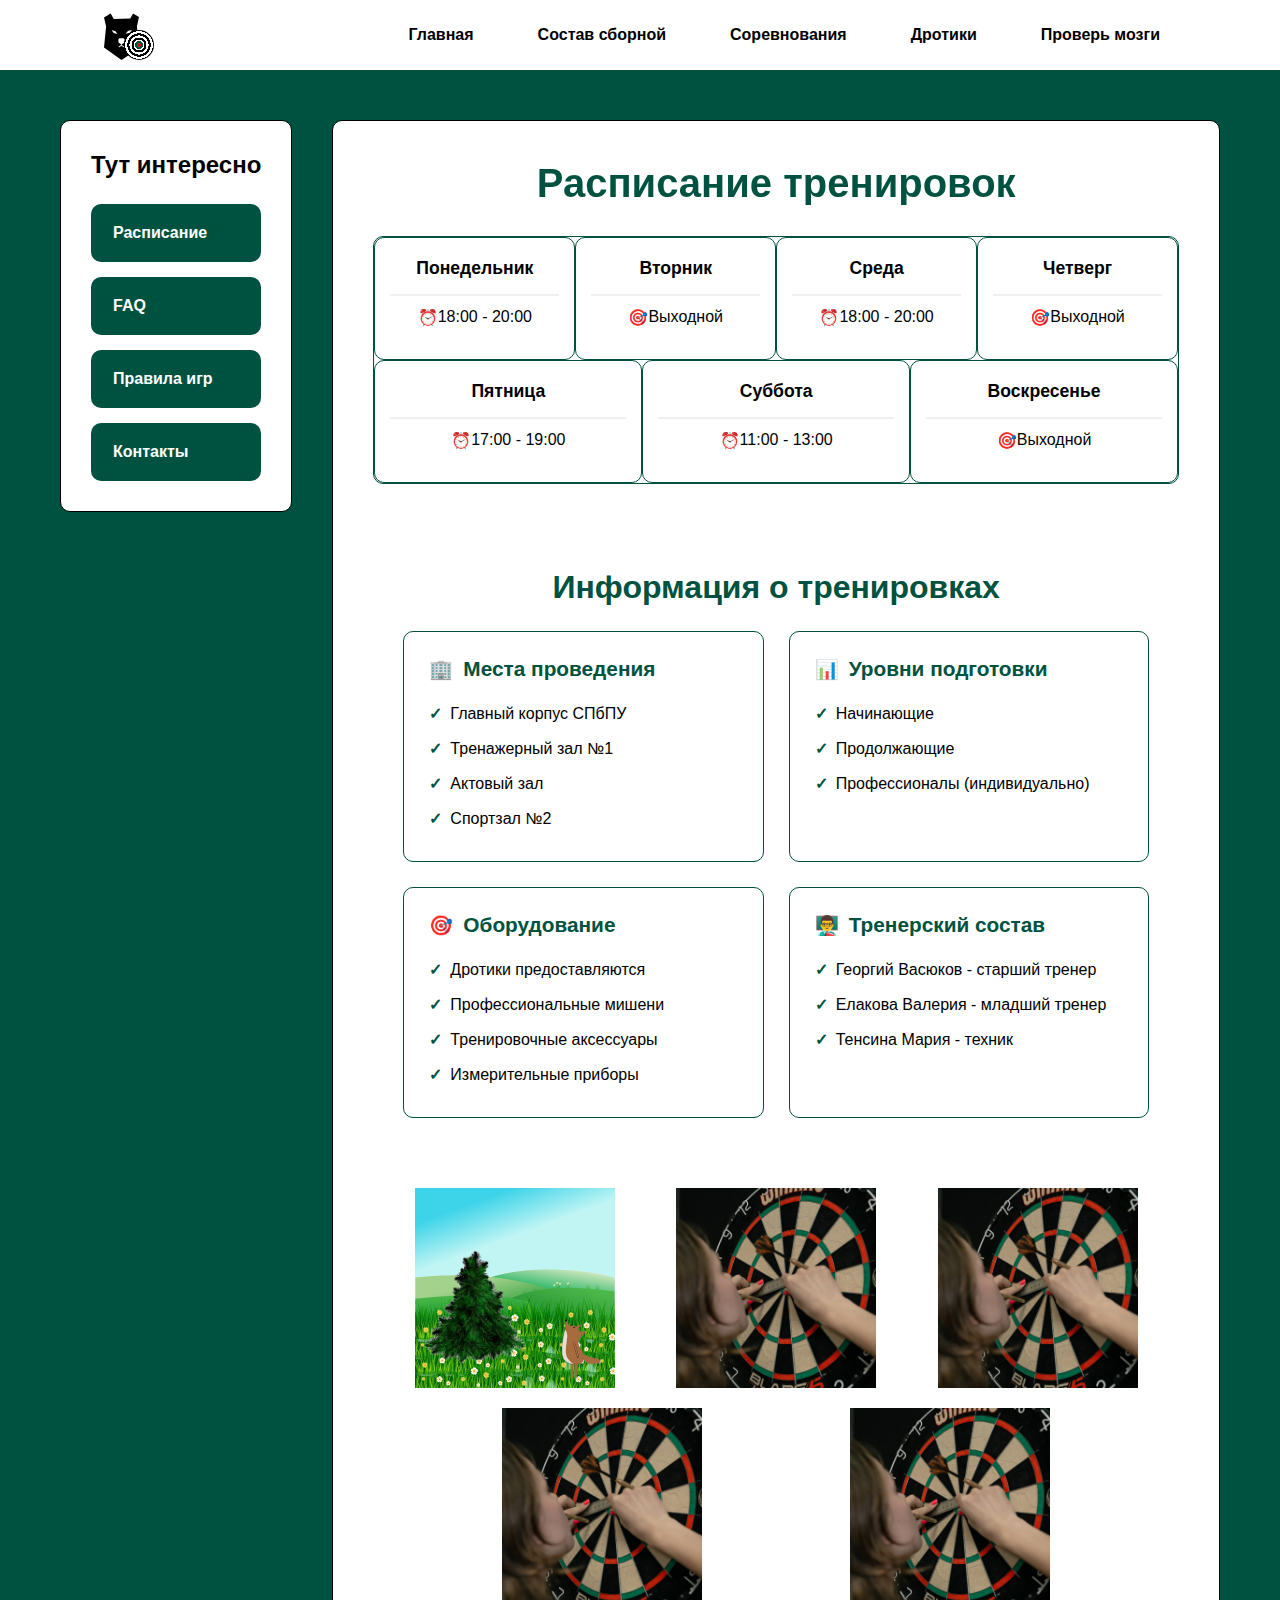
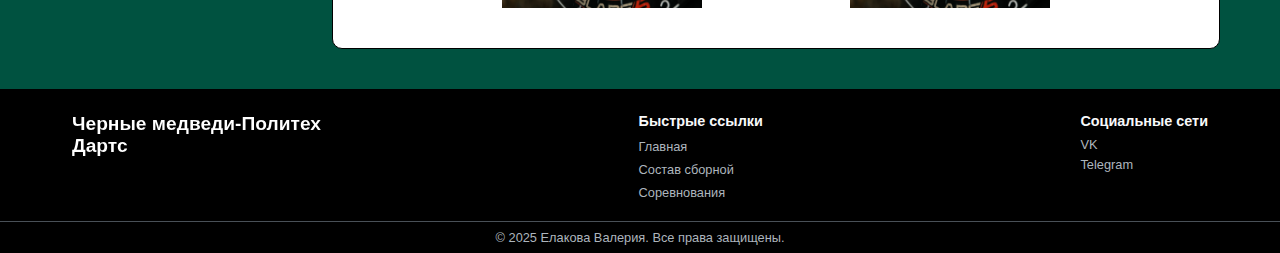
<file: verstka3kurs/calendar.html>
<!DOCTYPE html>
<html lang="ru">

<head>
    <meta charset="UTF-8">
    <meta name="viewport" content="width=device-width, initial-scale=1.0">
    <title>Расписание тренировок</title>
    <link rel="stylesheet" href="./styles/index.css">
    <link rel="stylesheet" href="./styles/menu.css">
    <link rel="stylesheet" href="./styles/header.css">
    <link rel="stylesheet" href="./styles/footer.css">
    <link rel="stylesheet" href="./styles/calendar.css">
    <link rel="preconnect" href="https://fonts.googleapis.com">
    <link rel="preconnect" href="https://fonts.gstatic.com" crossorigin>
    <link href="https://fonts.googleapis.com/css2?family=Open+Sans:ital,wght@0,300..800;1,300..800&display=swap" rel="stylesheet">
</head>

<body>
    <div id="header"></div>

    <main class="main">
        <div class="container">

            <div id="menu"></div>
            <section class="content">
                <h1 class="title">Расписание тренировок</h1>
                <div class="schedule-container">

                    <div class="weekly-schedule">
                        <div class="days-flex">
                            <!-- Понедельник -->
                            <div class="day-column">
                                <div class="day-header">
                                    <div class="day-name">Понедельник</div>
                                </div>
                                <div class="training-session">
                                    <div class="training-time">18:00 - 20:00</div>
                                </div>
                            </div>
                            <!-- Вторник -->
                            <div class="day-column">
                                <div class="day-header">
                                    <div class="day-name">Вторник</div>
                                </div>
                                <div class="day-off">
                                    <div>Выходной</div>
                                </div>
                            </div>

                            <!-- Среда -->
                            <div class="day-column">
                                <div class="day-header">
                                    <div class="day-name">Среда</div>
                                </div>
                                <div class="training-session">
                                    <div class="training-time">18:00 - 20:00</div>
                                </div>
                            </div>

                            <!-- Четверг -->
                            <div class="day-column">
                                <div class="day-header">
                                    <div class="day-name">Четверг</div>
                                </div>
                                <div class="day-off">
                                    <div>Выходной</div>

                                </div>
                            </div>

                            <!-- Пятница -->
                            <div class="day-column">
                                <div class="day-header">
                                    <div class="day-name">Пятница</div>
                                </div>
                                <div class="training-session">
                                    <div class="training-time">17:00 - 19:00</div>
                                </div>
                            </div>

                            <!-- Суббота -->
                            <div class="day-column">
                                <div class="day-header">
                                    <div class="day-name">Суббота</div>
                                </div>
                                <div class="training-session">
                                    <div class="training-time">11:00 - 13:00</div>
                                </div>
                            </div>

                            <!-- Воскресенье -->
                            <div class="day-column">
                                <div class="day-header">
                                    <div class="day-name">Воскресенье</div>
                                </div>
                                <div class="day-off">
                                    <div>Выходной</div>
                                </div>
                            </div>
                        </div>
                    </div>

                    <div class="training-info">
                        <h2 class="info-title">Информация о тренировках</h2>
                        <div class="info-flex">
                            <div class="info-card locations">
                                <h3>Места проведения</h3>
                                <ul class="info-list">
                                    <li class="info-item">Главный корпус СПбПУ</li>
                                    <li class="info-item">Тренажерный зал №1</li>
                                    <li class="info-item">Актовый зал</li>
                                    <li class="info-item">Спортзал №2</li>
                                </ul>
                            </div>

                            <div class="info-card levels">
                                <h3>Уровни подготовки</h3>
                                <ul class="info-list">
                                    <li class="info-item">Начинающие</li>
                                    <li class="info-item">Продолжающие</li>
                                    <li class="info-item">Профессионалы (индивидуально)</li>
                                </ul>
                            </div>

                            <div class="info-card equipment">
                                <h3>Оборудование</h3>
                                <ul class="info-list">
                                    <li class="info-item">Дротики предоставляются</li>
                                    <li class="info-item">Профессиональные мишени</li>
                                    <li class="info-item">Тренировочные аксессуары</li>
                                    <li class="info-item">Измерительные приборы</li>
                                </ul>
                            </div>

                            <div class="info-card coaches">
                                <h3>Тренерский состав</h3>
                                <ul class="info-list">
                                    <li class="info-item">Георгий Васюков - старший тренер</li>
                                    <li class="info-item">Елакова Валерия - младший тренер</li>
                                    <li class="info-item">Тенсина Мария - техник</li>
                                </ul>
                            </div>
                        </div>
                    </div>

                </div>
                <div class="gallery">
                    <div class="animation-container">
                        <div class="flex-component">
                            <div class="main-image">
                                <div class="cristmas_tree"></div>
                                <div class="clouds">
                                    <img src="./pics/cloud1.png" alt="Облака" class="cloud cloud1">
                                    <img src="./pics/cloud2.png" alt="Облака" class="cloud cloud2">
                                </div>
                            </div>
                        </div>
                    </div>

                    <div class="animation-container">
                        <div class="flex-component">
                            <img src="./pics/insert_photo1.jpg" alt="Сборная" class="insert-image">
                        </div>
                    </div>

                    <div class="animation-container">
                        <div class="flex-component">
                            <img src="./pics/insert_photo1.jpg" alt="Сборная" class="insert-image">
                        </div>
                    </div>

                    <div class="animation-container">
                        <div class="flex-component">
                            <img src="./pics/insert_photo1.jpg" alt="Сборная" class="insert-image">
                        </div>
                    </div>

                    <div class="animation-container">
                        <div class="flex-component">
                            <img src="./pics/insert_photo1.jpg" alt="Сборная" class="insert-image">
                        </div>
                    </div>
                </div>
            </section>
        </div>
    </main>

    <div id="footer"></div>

    <script src="./js/insert_components.js"></script>
    <script src="./js/hamburger.js"></script>
</body>

</html>
</file>
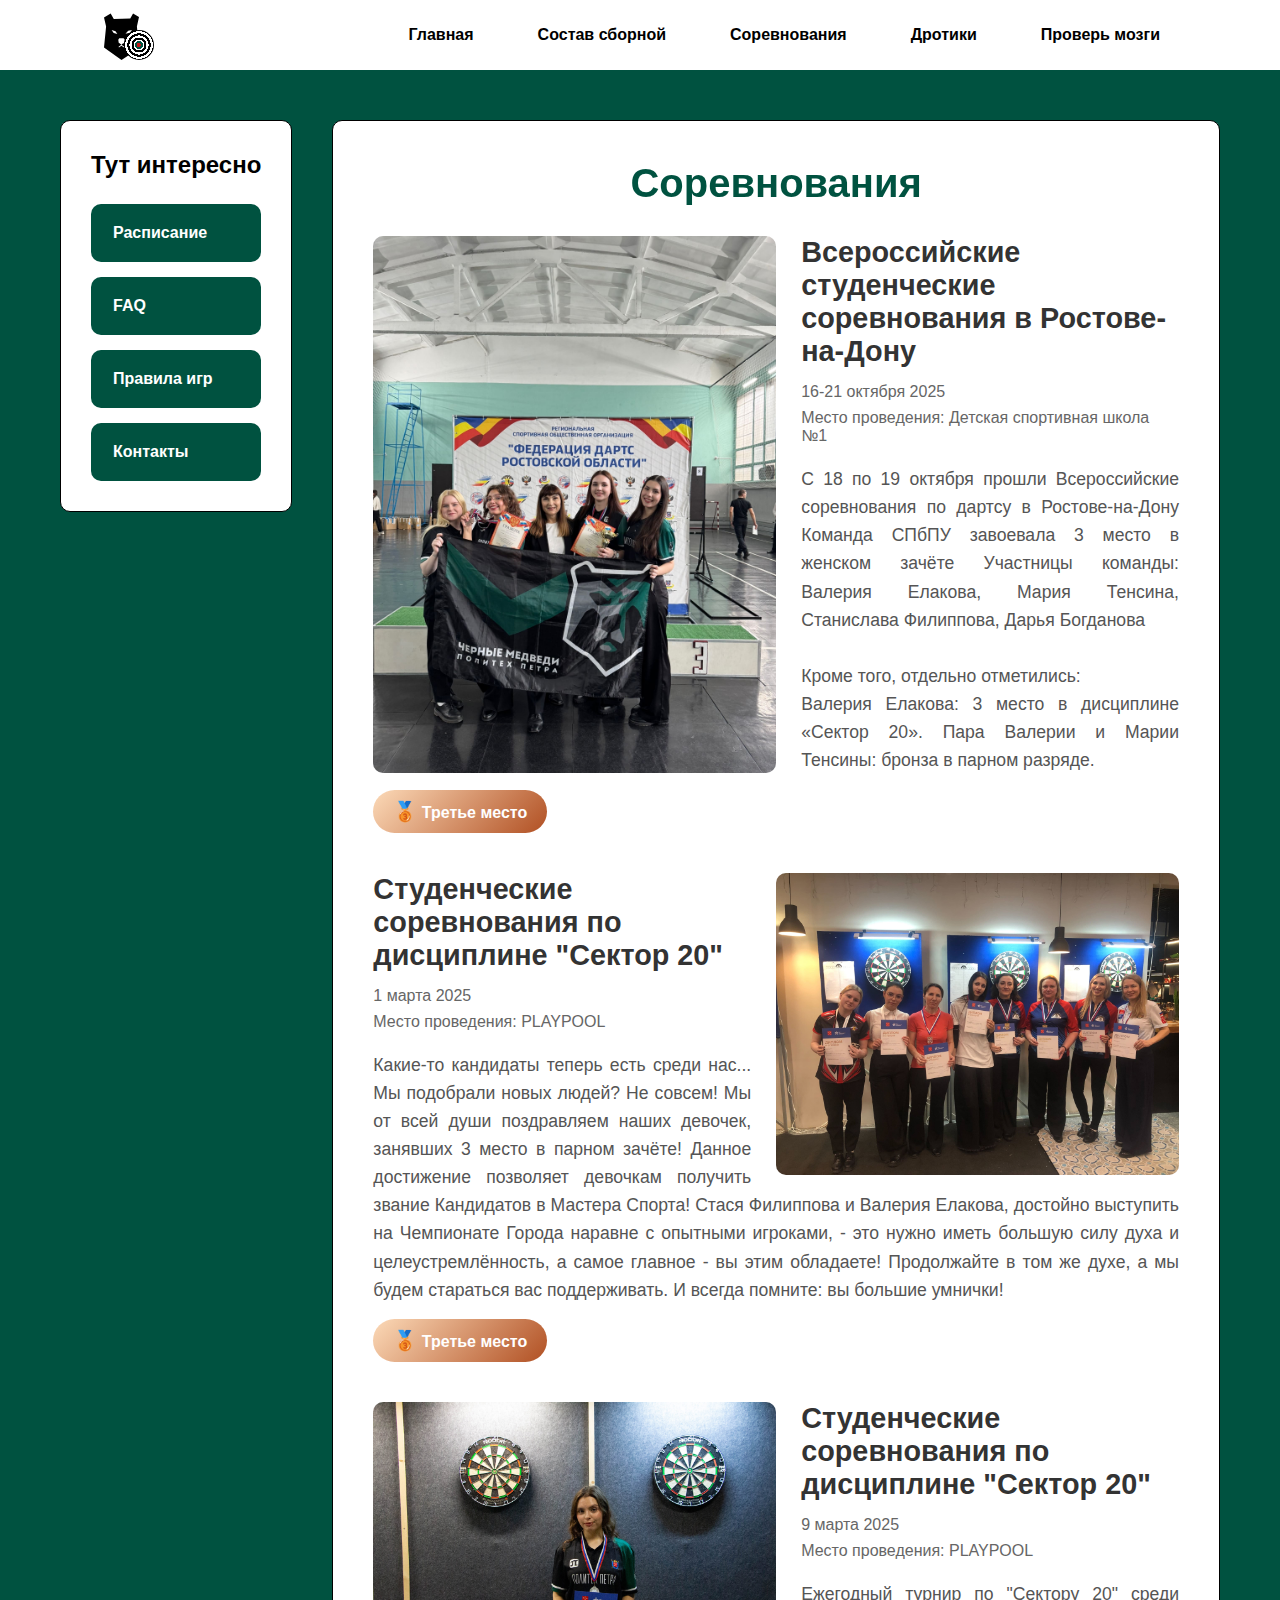
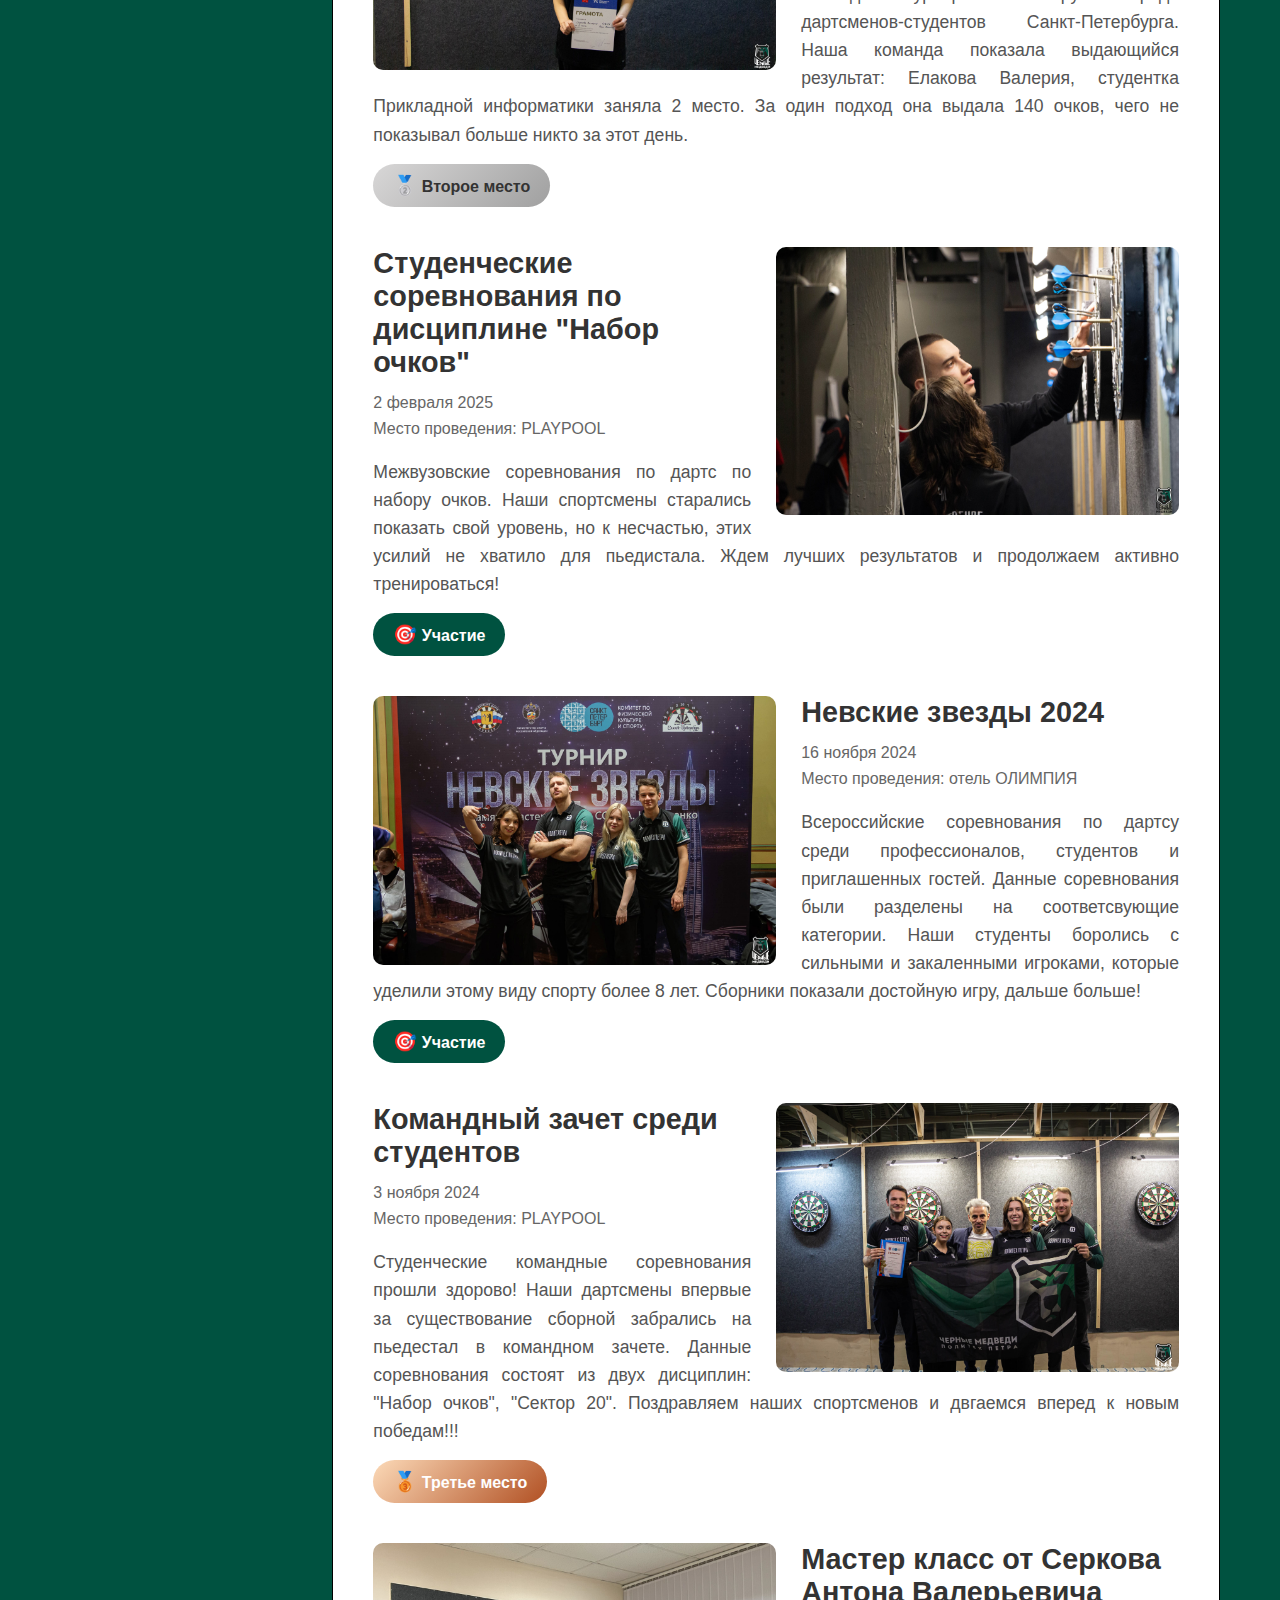
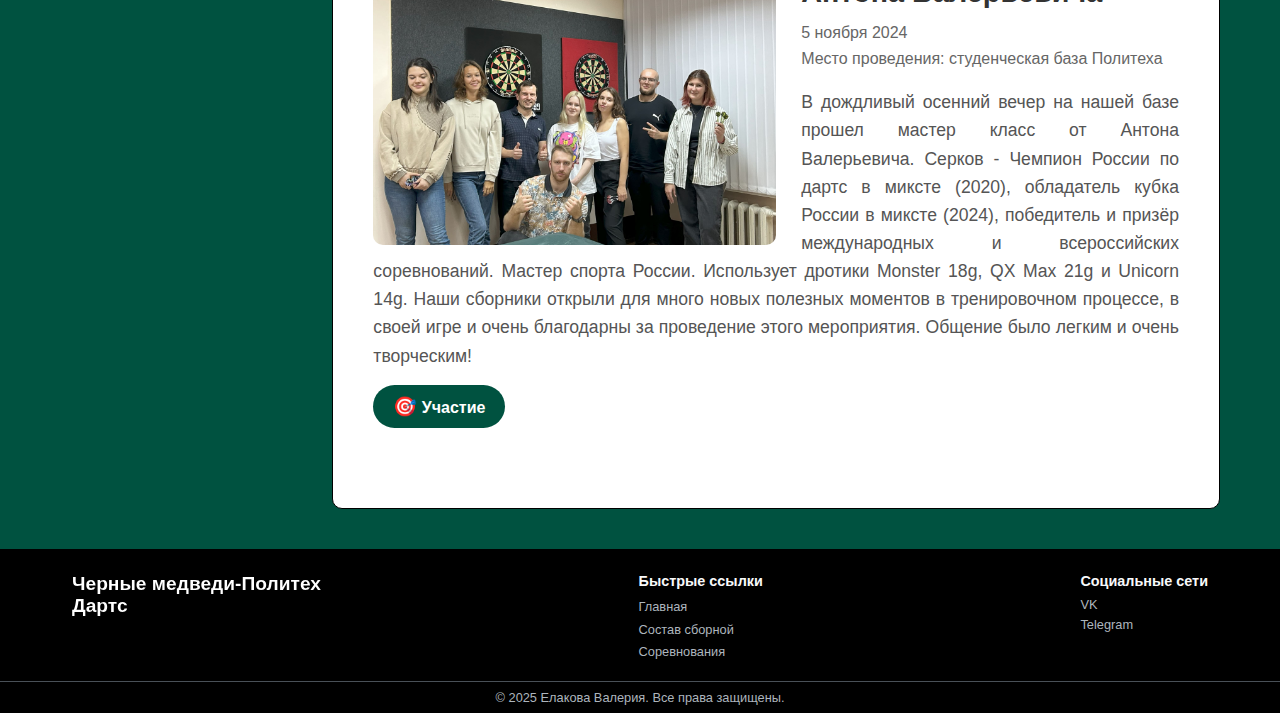
<file: verstka3kurs/competitions.html>
<!DOCTYPE html>
<html lang="ru">
<head>
    <meta charset="UTF-8">
    <meta name="viewport" content="width=device-width, initial-scale=1.0">
    <title>Соревнования</title>
    <link rel="stylesheet" href="./styles/index.css">
    <link rel="stylesheet" href="./styles/menu.css">
    <link rel="stylesheet" href="./styles/header.css">
    <link rel="stylesheet" href="./styles/footer.css">
    <link rel="stylesheet" href="./styles/competitions.css">
    <link rel="preconnect" href="https://fonts.googleapis.com">
    <link rel="preconnect" href="https://fonts.gstatic.com" crossorigin>
    <link href="https://fonts.googleapis.com/css2?family=Open+Sans:ital,wght@0,300..800;1,300..800&display=swap" rel="stylesheet">
</head>
<body>
    <div id="header"></div>
    <main class="main">
        <div class="container">
            <div id="menu"></div>
            <section class="content">
                <h1 class="title">Соревнования</h1>
                <div class="gallery-competitions">
                    
                    <div class="gallery-card">
                        <div class="card-image">
                            <img src="./pics/rostov2025.jpg" alt="Ростов-на-Дону 2025">
                        </div>
                        <div class="card-content">
                            <h2 class="card-title">Всероссийские студенческие соревнования в Ростове-на-Дону</h2>
                            <div class="card-meta">
                                <div class="meta-item meta-date">16-21 октября 2025</div>
                                <div class="meta-item meta-location">Место проведения: Детская спортивная школа №1</div>
                                
                            </div>
                            <p class="card-description">
                               С 18 по 19 октября прошли Всероссийские соревнования по дартсу в Ростове-на-Дону
                                Команда СПбПУ завоевала 3 место в женском зачёте
                                Участницы команды: Валерия Елакова, Мария Тенсина, Станислава Филиппова, Дарья Богданова
                                <br><br>Кроме того, отдельно отметились:
                                <br>Валерия Елакова: 3 место в дисциплине «Сектор 20».
                                 Пара Валерии и Марии Тенсины: бронза в парном разряде.
                            </p>
                            <div class="card-result result-bronze">
                                <span class="result-icon">🥉</span>
                                Третье место
                            </div>
                        </div>
                    </div>


                    <div class="gallery-card">
                        <div class="card-image">
                            <img src="./pics/kms.jpg" alt="Сектор 20 в 2025">
                        </div>
                        <div class="card-content">
                            <h2 class="card-title">Студенческие соревнования по дисциплине "Сектор 20"</h2>
                            <div class="card-meta">
                                <div class="meta-item meta-date">1 марта 2025</div>
                                <div class="meta-item meta-location">Место проведения: PLAYPOOL</div>
                                
                            </div>
                            <p class="card-description">
                                Какие-то кандидаты теперь есть среди нас... Мы подобрали новых людей?
                                Не совсем! Мы от всей души поздравляем наших девочек, занявших 3 место в парном зачёте!
                                Данное достижение позволяет девочкам получить звание Кандидатов в Мастера Спорта!
                                Стася Филиппова и Валерия Елакова, достойно выступить на Чемпионате Города наравне с опытными игроками, - это нужно иметь большую силу духа и целеустремлённость, а самое главное - вы этим обладаете!
                                Продолжайте в том же духе, а мы будем стараться вас поддерживать. И всегда помните: вы большие умнички!
                            </p>
                            <div class="card-result result-bronze">
                                <span class="result-icon">🥉</span>
                                Третье место
                            </div>
                        </div>
                    </div>

                    <div class="gallery-card">
                        <div class="card-image">
                            <img src="./pics/2025 sektor 20.jpg" alt="Сектор 20 в 2025">
                        </div>
                        <div class="card-content">
                            <h2 class="card-title">Студенческие соревнования по дисциплине "Сектор 20"</h2>
                            <div class="card-meta">
                                <div class="meta-item meta-date">9 марта 2025</div>
                                <div class="meta-item meta-location">Место проведения: PLAYPOOL</div>
                                
                            </div>
                            <p class="card-description">
                                Ежегодный турнир по "Сектору 20" среди дартсменов-студентов Санкт-Петербурга. 
                                Наша команда показала выдающийся результат: Елакова Валерия, студентка Прикладной информатики заняла 2 место.
                                За один подход она выдала 140 очков, чего не показывал больше никто за этот день.
                            </p>
                            <div class="card-result result-silver">
                                <span class="result-icon">🥈</span>
                                Второе место
                            </div>
                        </div>
                    </div>
                    
                    <div class="gallery-card">
                        <div class="card-image">
                            <img src="./pics/amount of points 2025.jpg" alt="Набор очков 2025">
                        </div>
                        <div class="card-content">
                            <h2 class="card-title">Студенческие соревнования по дисциплине "Набор очков"</h2>
                            <div class="card-meta">
                                <div class="meta-item meta-date">2 февраля 2025<br></div>
                                <div class="meta-item meta-location">Место проведения: PLAYPOOL<br></div>
                                
                            </div>
                            <p class="card-description">
                                Межвузовские соревнования по дартс по набору очков. 
                                Наши спортсмены старались показать свой уровень, но к несчастью, этих усилий не хватило для пьедистала.
                                Ждем лучших результатов и продолжаем активно тренироваться! 
                            </p>
                            <div class="card-result result-participation">
                                <span class="result-icon">🎯</span>
                                Участие
                            </div>
                        </div>
                    </div>
                    
                    <div class="gallery-card">
                        <div class="card-image">
                            <img src="./pics/nevskiystarts 2024.jpg" alt="Невские звезды 2025">
                        </div>
                        <div class="card-content">
                            <h2 class="card-title">Невские звезды 2024</h2>
                            <div class="card-meta">
                                <div class="meta-item meta-date">16 ноября 2024</div>
                                <div class="meta-item meta-location">Место проведения: отель ОЛИМПИЯ</div>
                                
                            </div>
                            <p class="card-description">
                                Всероссийские соревнования по дартсу среди профессионалов, студентов и приглашенных гостей.
                                Данные соревнования были разделены на соответсвующие категории.
                                Наши студенты боролись с сильными и закаленными игроками, которые уделили этому виду спорту более 8 лет.
                                Сборники показали достойную игру, дальше больше!
                            </p>
                            <div class="card-result result-participation">
                                <span class="result-icon">🎯</span>
                                Участие
                            </div>
                        </div>
                    </div>

                    <div class="gallery-card">
                        <div class="card-image">
                            <img src="./pics/comands2024.jpg" alt="Командный зачет 2024">
                        </div>
                        <div class="card-content">
                            <h2 class="card-title">Командный зачет среди студентов</h2>
                            <div class="card-meta">
                                <div class="meta-item meta-date">3 ноября 2024</div>
                                <div class="meta-item meta-location">Место проведения: PLAYPOOL</div>
                                
                            </div>
                            <p class="card-description">
                                Студенческие командные соревнования прошли здорово! Наши дартсмены впервые за существование сборной забрались на 
                                пьедестал в командном зачете. Данные соревнования состоят из двух дисциплин: "Набор очков", "Сектор 20".
                                Поздравляем наших спортсменов и двгаемся вперед к новым победам!!!   
                            </p>
                            <div class="card-result result-bronze">
                                <span class="result-icon">🥉</span>
                                Третье место
                            </div>
                        </div>
                    </div>
                    
                    <div class="gallery-card">
                        <div class="card-image">
                            <img src="./pics/mk serkov.jpg" alt="Мастер класс">
                        </div>
                        <div class="card-content">
                            <h2 class="card-title">Мастер класс от Серкова Антона Валерьевича</h2>
                            <div class="card-meta">
                                <div class="meta-item meta-date">5 ноября 2024</div>
                                <div class="meta-item meta-location">Место проведения: студенческая база Политеха</div>
                                
                            </div>
                            <p class="card-description">
                                В дождливый осенний вечер на нашей базе прошел мастер класс от Антона Валерьевича. Серков - Чемпион России по дартс в миксте (2020),
                                обладатель кубка России в миксте (2024), победитель и призёр международных и всероссийских соревнований.
                                Мастер спорта России. Использует дротики Monster 18g, QX Max 21g и Unicorn 14g.
                                Наши сборники открыли для много новых полезных моментов в тренировочном процессе, в своей игре и очень благодарны за проведение этого мероприятия.
                                Общение было легким и очень творческим! 
                            </p>
                            <div class="card-result result-participation">
                                <span class="result-icon">🎯</span>
                                Участие
                            </div>
                        </div>
                    </div>
                    
                </div>
         
            </section>
        </div>
    </main>
    <div id="footer"></div>
    <script src="./js/insert_components.js"></script>
    <script src="./js/hamburger.js"></script>
</body>
</html>
</file>
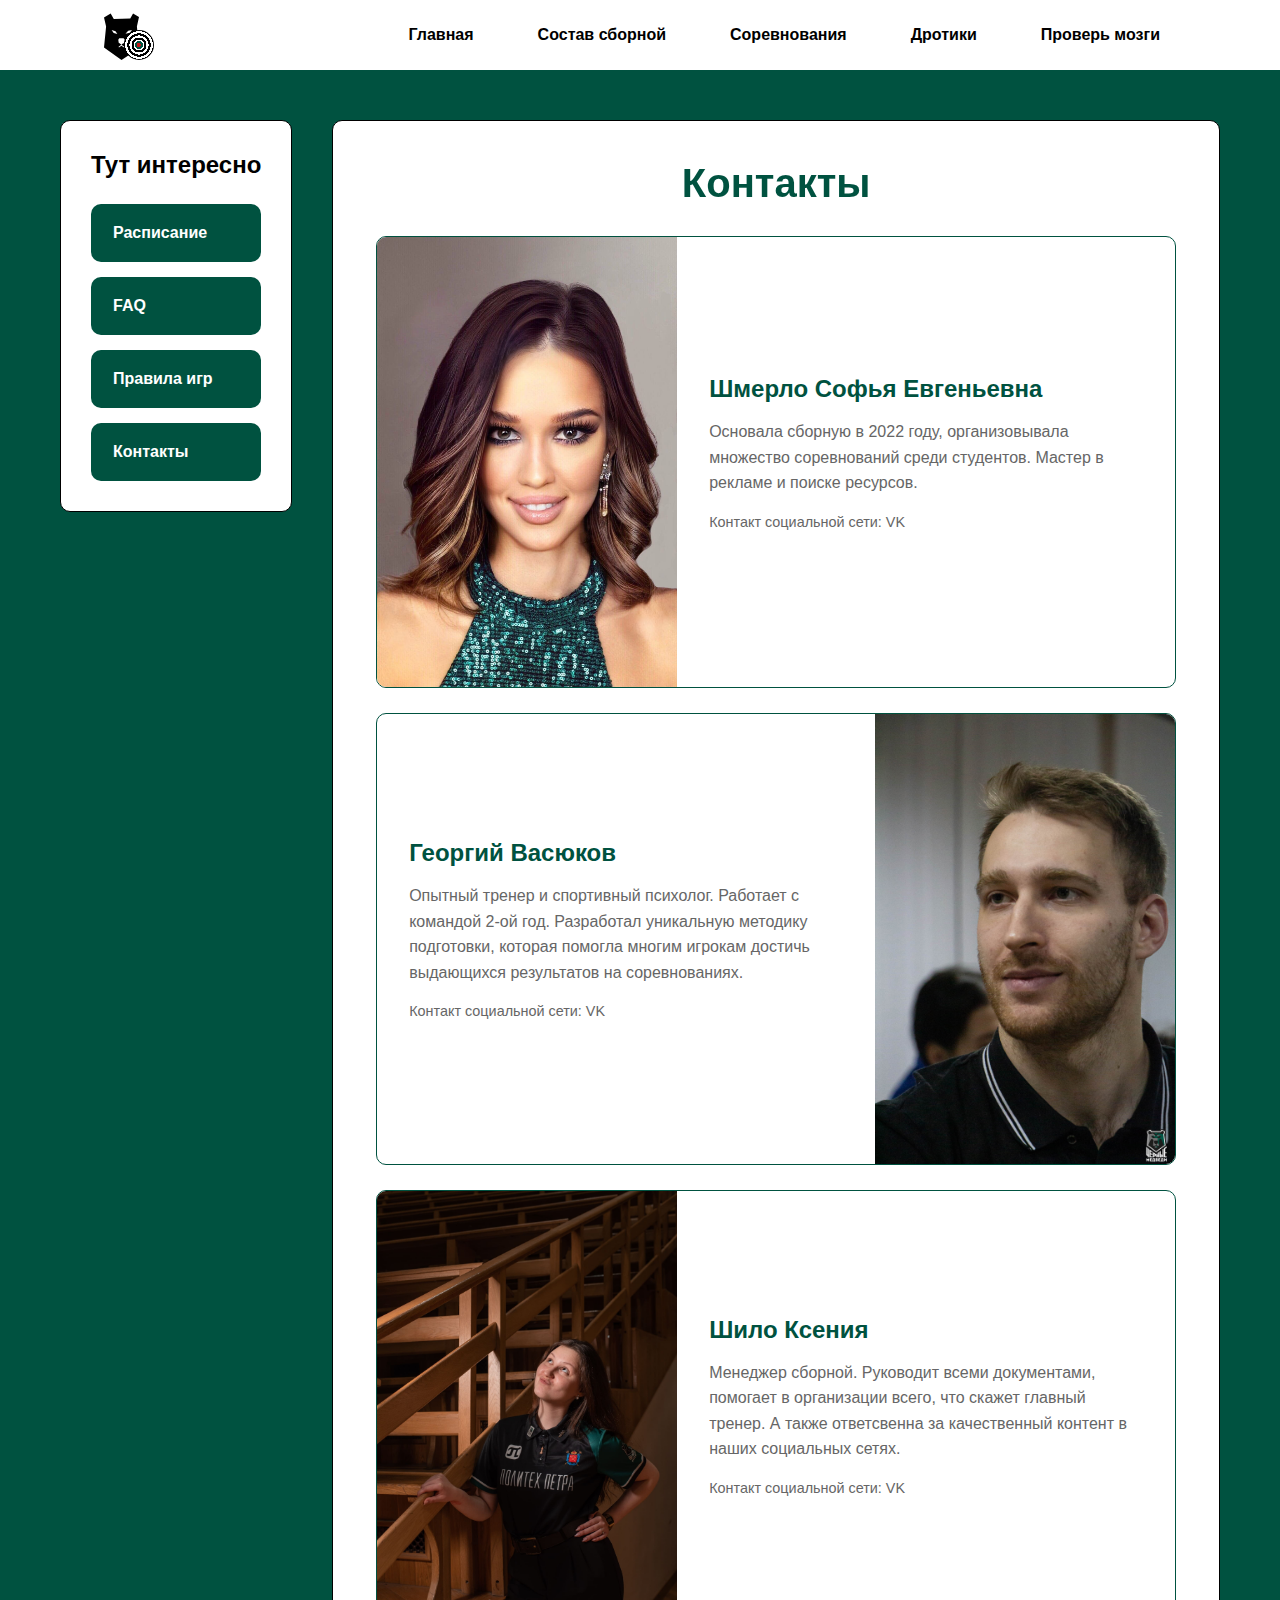
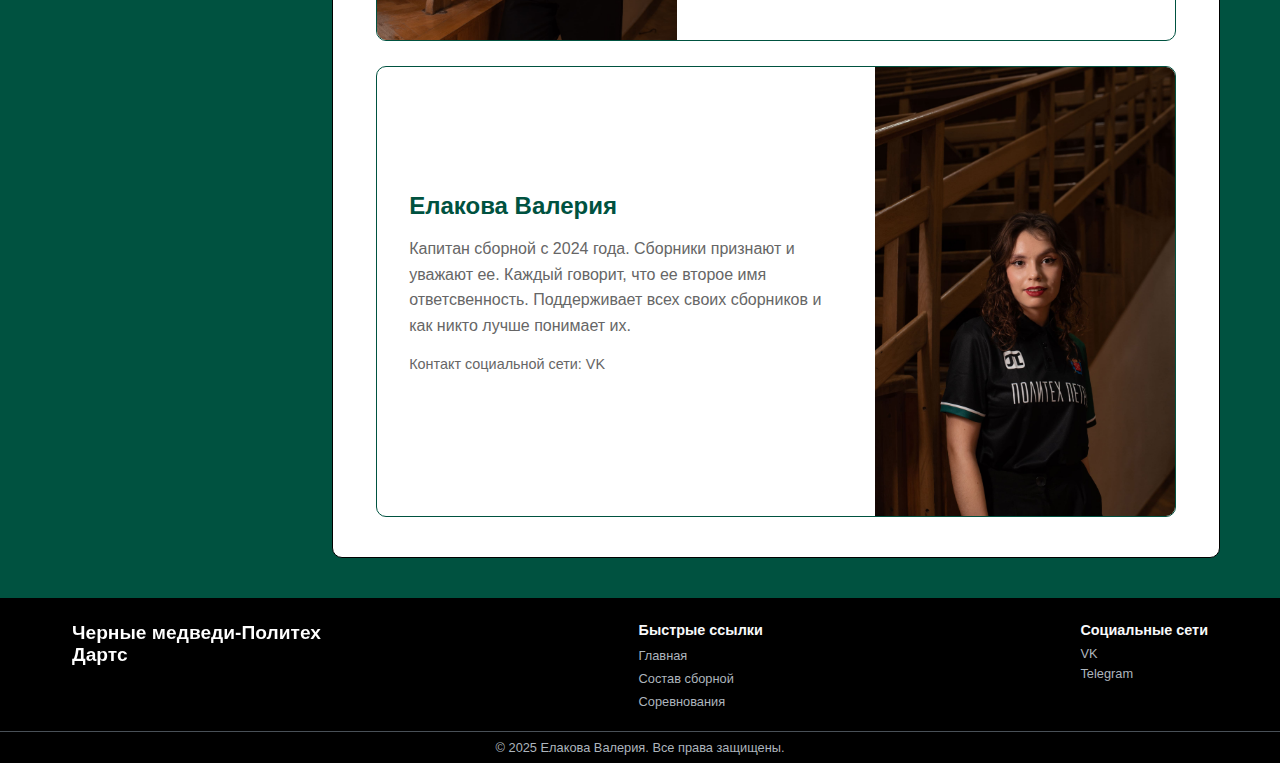
<file: verstka3kurs/contacts.html>
<!DOCTYPE html>
<html lang="ru">

<head>
    <meta charset="UTF-8">
    <meta name="viewport" content="width=device-width, initial-scale=1.0">
    <title>Контакты</title>
    <link rel="stylesheet" href="./styles/index.css">
    <link rel="stylesheet" href="./styles/menu.css">
    <link rel="stylesheet" href="./styles/header.css">
    <link rel="stylesheet" href="./styles/footer.css">
    <link rel="stylesheet" href="./styles/contacts.css">
    <link rel="preconnect" href="https://fonts.googleapis.com">
    <link rel="preconnect" href="https://fonts.gstatic.com" crossorigin>
    <link href="https://fonts.googleapis.com/css2?family=Open+Sans:ital,wght@0,300..800;1,300..800&display=swap"
        rel="stylesheet">
</head>

<body>
    <div id="header"></div>
    <main class="main">
        <div class="container">
            <div id="menu"></div>
            <section class="content">
                <h1 class="title">Контакты</h1>
                <div class="contacts-container">
                    <div class="card">
                        <div class="card-image">
                            <img src="./pics/sofia.jpg" alt="Основательница сборной Софья Шмерло">
                        </div>
                        <div class="card-content">
                            <h2 class="card-title">Шмерло Софья Евгеньевна</h2>
                            <p class="card-description">
                                Основала сборную в 2022 году, организовывала множество соревнований среди студентов.
                                Мастер в рекламе и поиске ресурсов.

                            </p>
                            <div class="card-meta">
                                <div class="meta-item">

                                    <a href="https://vk.com/sofyashmerlo?from=search" class="contacts-href">Контакт
                                        социальной сети: VK</a>
                                </div>
                            </div>
                        </div>
                    </div>

                    <div class="card">
                        <div class="card-image">
                            <img src="./pics/goscha.jpg" alt="Георгий Васюков - опытный тренер по дартсу">
                        </div>
                        <div class="card-content">
                            <h2 class="card-title">Георгий Васюков</h2>
                            <p class="card-description">
                                Опытный тренер и спортивный психолог. Работает с командой 2-ой год.
                                Разработал уникальную методику подготовки, которая помогла многим игрокам
                                достичь выдающихся результатов на соревнованиях.
                            </p>
                            <div class="card-meta">
                                <div class="meta-item">
                                    <a href="https://vk.com/betterthanfridge?from=search" class="contacts-href">Контакт
                                        социальной сети: VK</a>
                                </div>
                            </div>
                        </div>
                    </div>

                    <div class="card">
                        <div class="card-image">
                            <img src="./pics/ksenia.jpg" alt="Менеджер сборной - Шило Ксения" loading="lazy">
                        </div>
                        <div class="card-content">
                            <h2 class="card-title">Шило Ксения</h2>
                            <p class="card-description">
                                Менеджер сборной. Руководит всеми документами, помогает в организации всего, что скажет
                                главный тренер.
                                А также ответсвенна за качественный контент в наших социальных сетях.
                            </p>
                            <div class="card-meta">
                                <div class="meta-item">
                                    <a href="https://vk.com/ks.fuer.spbstu?from=search" class="contacts-href">Контакт
                                        социальной сети: VK</a>
                                </div>
                            </div>
                        </div>
                    </div>

                    <div class="card">
                        <div class="card-image">
                            <img src="./pics/captain.jpg" alt="Елакова Валерия - капитан сборной" loading="lazy">
                        </div>
                        <div class="card-content">
                            <h2 class="card-title">Елакова Валерия</h2>
                            <p class="card-description">
                                Капитан сборной с 2024 года. Сборники признают и уважают ее. Каждый говорит, что ее
                                второе имя ответсвенность.
                                Поддерживает всех своих сборников и как никто лучше понимает их.
                            </p>
                            <div class="card-meta">
                                <a href="https://vk.com/tattyvampire_e666yn" class="contacts-href">Контакт социальной
                                    сети: VK</a>
                            </div>
                        </div>
                    </div>
            </section>
        </div>
    </main>
    <div id="footer"></div>
    <script src="./js/insert_components.js"></script>
    <script src="./js/hamburger.js"></script>
</body>

</html>
</file>
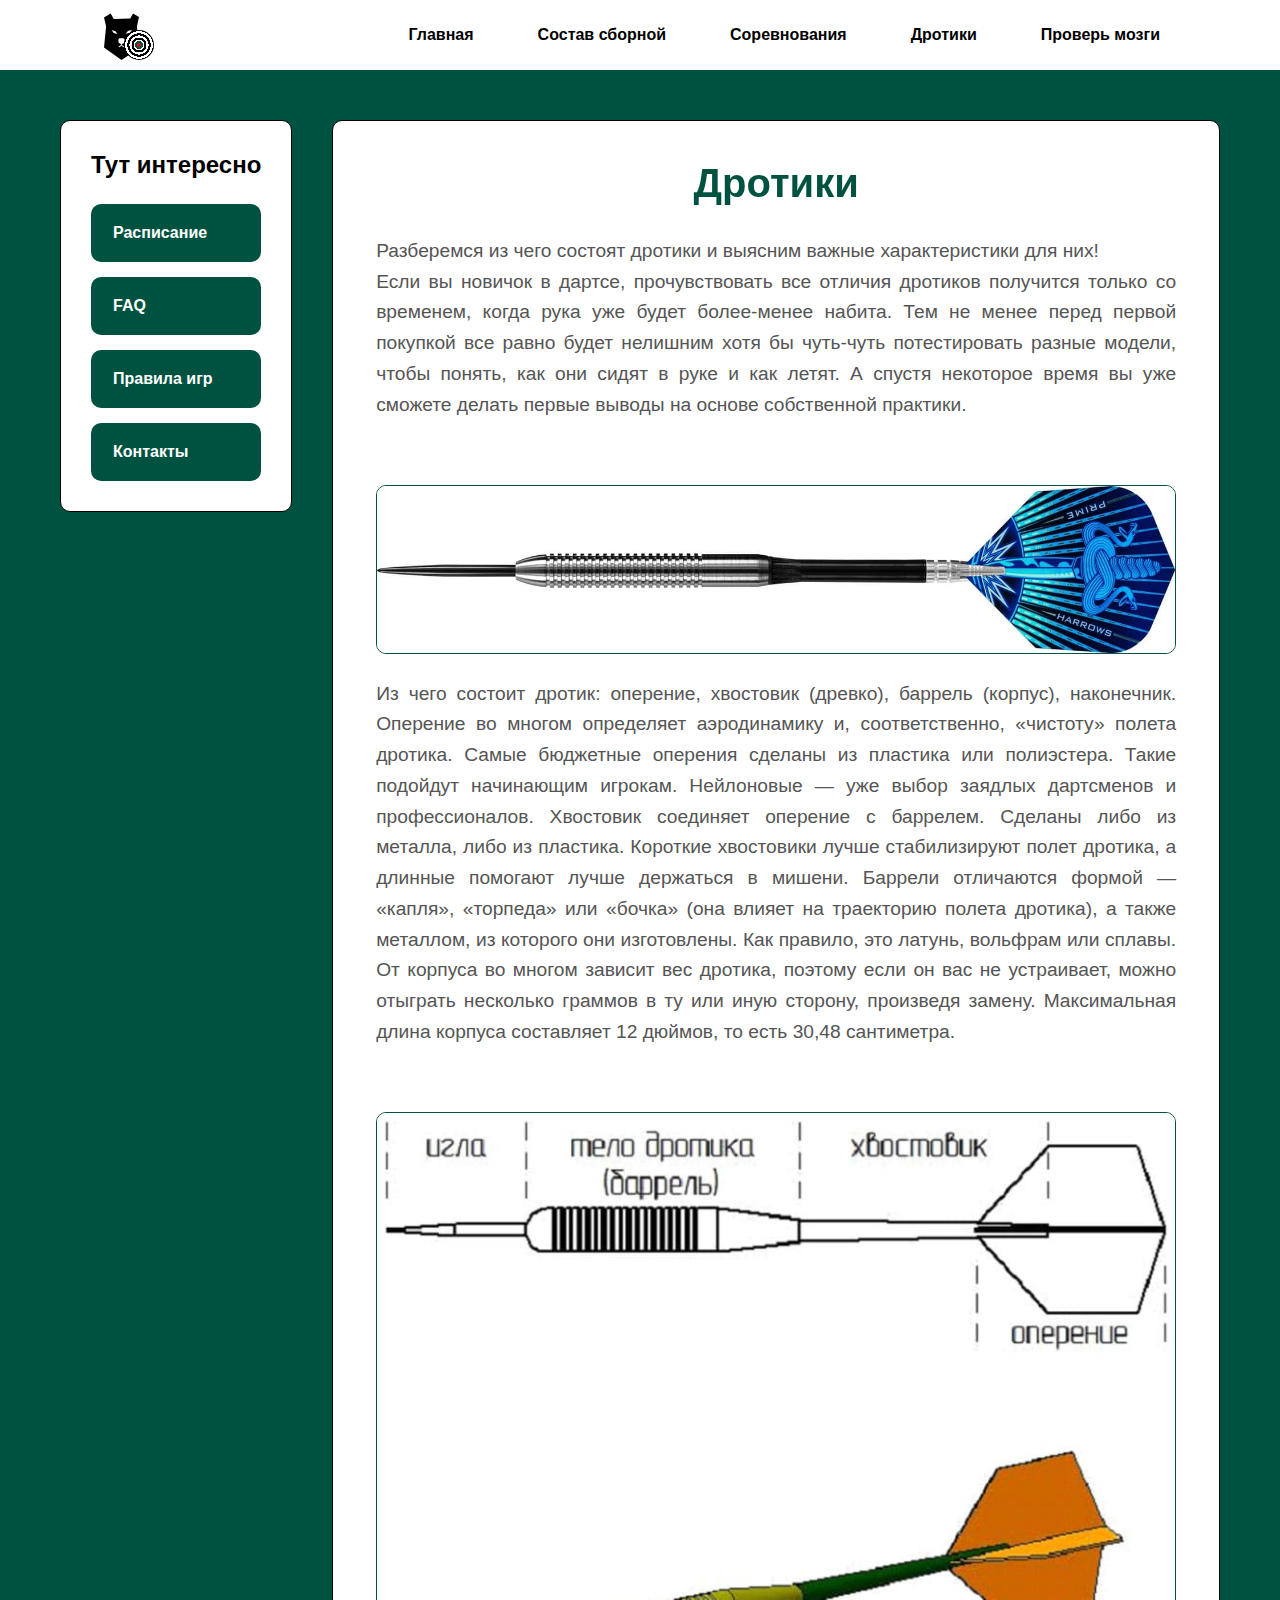
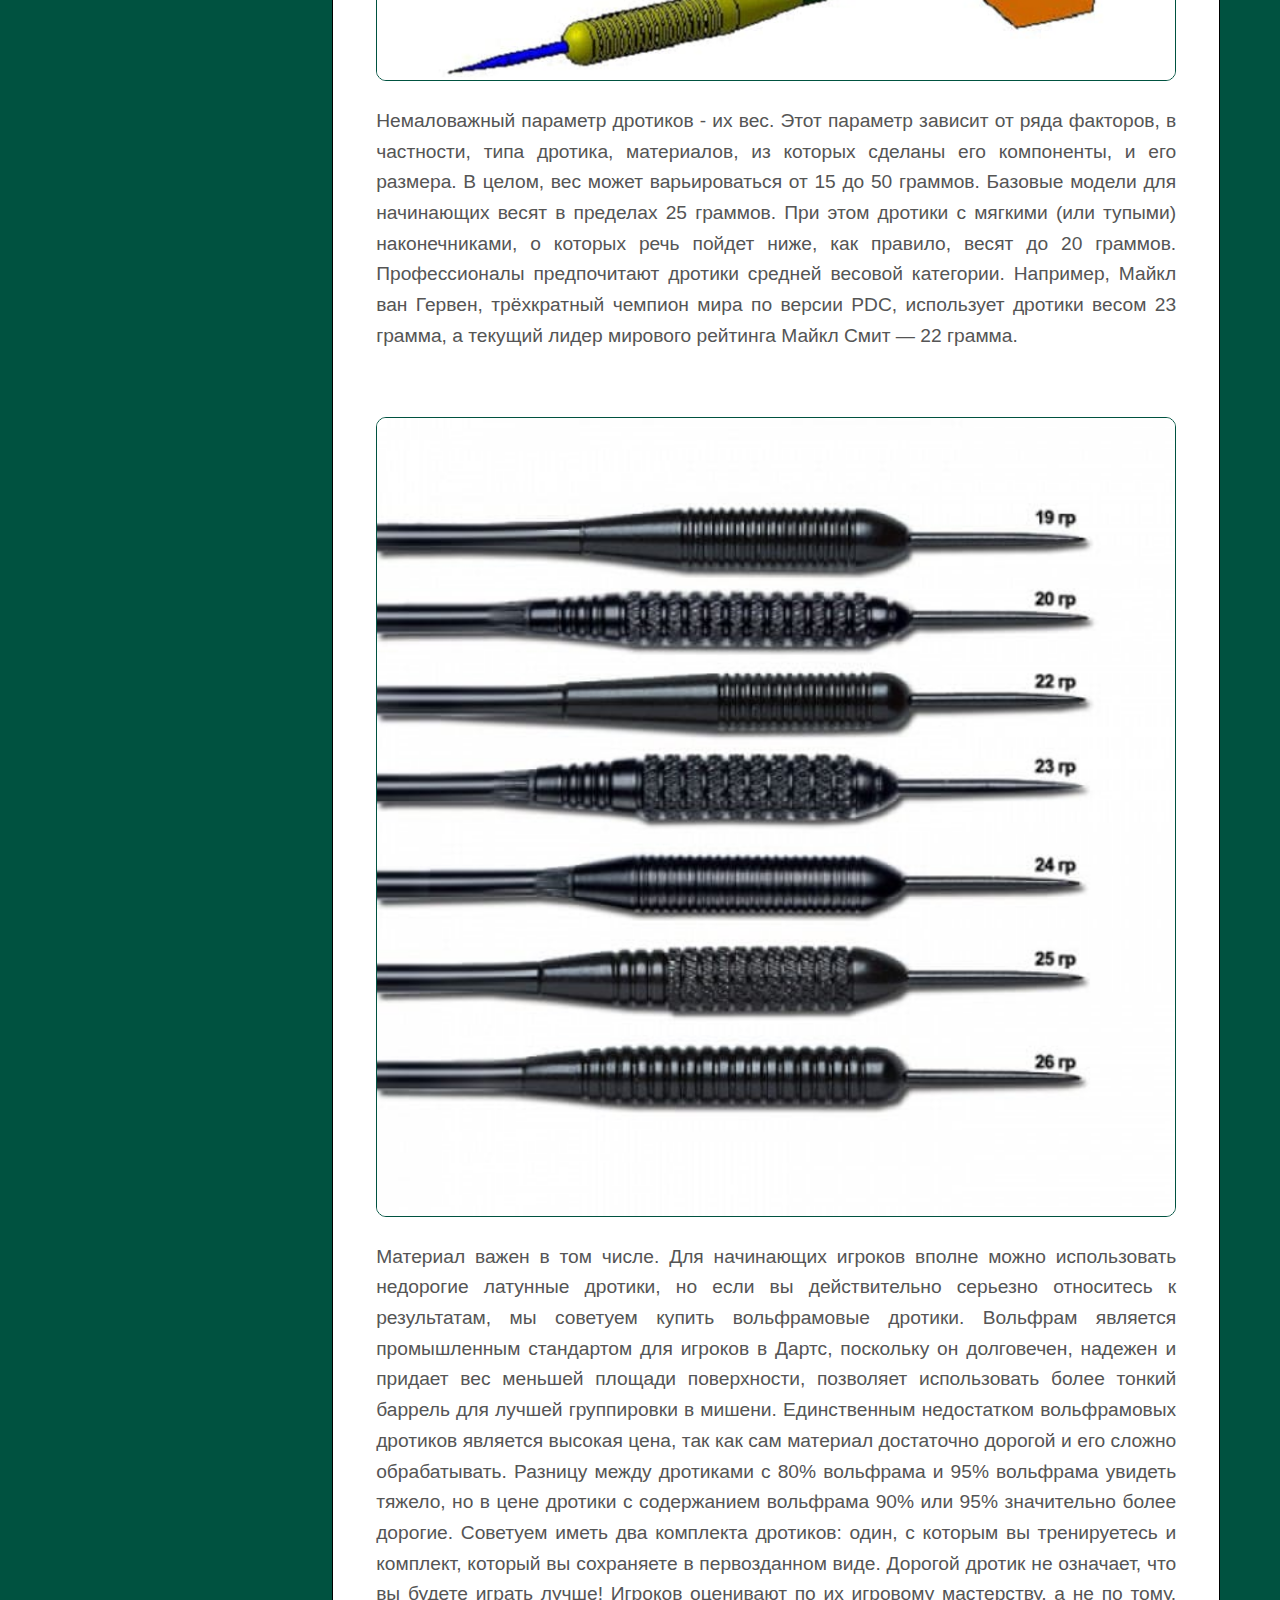
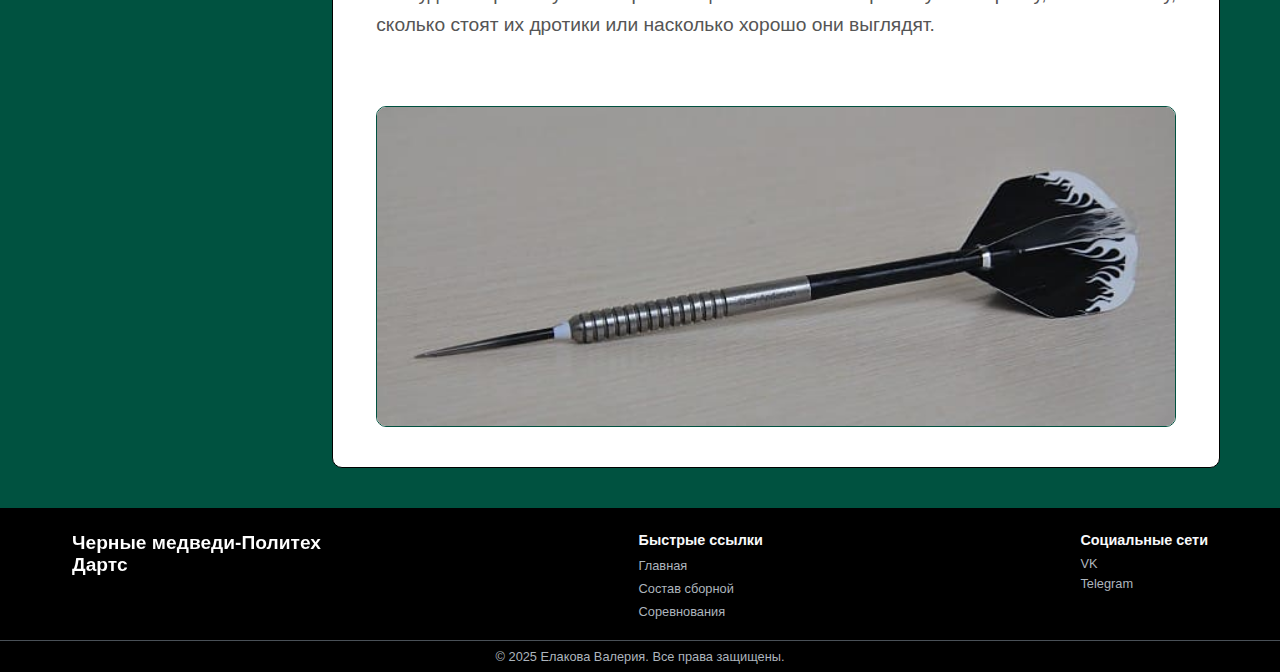
<file: verstka3kurs/equipment.html>
<!DOCTYPE html>
<html lang="ru">

<head>
    <meta charset="UTF-8">
    <meta name="viewport" content="width=device-width, initial-scale=1.0">
    <title>Дротики</title>
    <link rel="stylesheet" href="./styles/index.css">
    <link rel="stylesheet" href="./styles/menu.css">
    <link rel="stylesheet" href="./styles/header.css">
    <link rel="stylesheet" href="./styles/footer.css">
    <link rel="stylesheet" href="./styles/equipment.css">
    <link rel="preconnect" href="https://fonts.googleapis.com">
    <link rel="preconnect" href="https://fonts.gstatic.com" crossorigin>
    <link href="https://fonts.googleapis.com/css2?family=Open+Sans:ital,wght@0,300..800;1,300..800&display=swap"
        rel="stylesheet">
</head>

<body>
    <div id="header"></div>
    <main class="main">
        <div class="container">
            <div id="menu"></div>
            <section class="content">
                <h1 class="title">Дротики</h1>
                <div class="equipment-container">
                    <p class="intro">
                        Разберемся из чего состоят дротики и выясним важные характеристики для них!<br>
                        Если вы новичок в дартсе, прочувствовать все отличия дротиков получится только со временем,
                        когда рука уже будет более-менее набита. Тем не менее перед первой покупкой все равно будет
                        нелишним хотя бы чуть-чуть потестировать разные модели, чтобы понять, как они сидят в руке и как
                        летят.
                        А спустя некоторое время вы уже сможете делать первые выводы на основе собственной практики.
                    </p>
                    <div class="card">
                        <div class="card-image">
                            <img src="./pics/drotik.jpg" alt="Баррель">
                        </div>
                    </div>
                    <p class="intro">
                        Из чего состоит дротик: оперение, хвостовик (древко), баррель (корпус), наконечник.
                        Оперение во многом определяет аэродинамику и, соответственно, «чистоту» полета дротика.
                        Самые бюджетные оперения сделаны из пластика или полиэстера. Такие подойдут начинающим игрокам.
                        Нейлоновые — уже выбор заядлых дартсменов и профессионалов.
                        Хвостовик соединяет оперение с баррелем. Сделаны либо из металла, либо из пластика. Короткие
                        хвостовики лучше стабилизируют полет дротика, а длинные помогают лучше держаться в мишени.
                        Баррели отличаются формой — «капля», «торпеда» или «бочка» (она влияет на траекторию полета
                        дротика), а также металлом, из которого они изготовлены. Как правило, это латунь, вольфрам или
                        сплавы. От корпуса во многом зависит вес дротика, поэтому если он вас не устраивает, можно
                        отыграть несколько граммов в ту или иную сторону, произведя замену.
                        Максимальная длина корпуса составляет 12 дюймов, то есть 30,48 сантиметра.
                    </p>

                    <div class="card">
                        <div class="card-image">
                            <img src="./pics/drotik system.jpg" alt="Георгий Васюков - опытный тренер по дартсу">
                        </div>
                    </div>
                    <p class="intro">
                        Немаловажный параметр дротиков - их вес.
                        Этот параметр зависит от ряда факторов, в частности, типа дротика, материалов, из которых
                        сделаны его компоненты, и его размера. В целом, вес может варьироваться от 15 до 50 граммов.

                        Базовые модели для начинающих весят в пределах 25 граммов. При этом дротики с мягкими (или
                        тупыми) наконечниками, о которых речь пойдет ниже, как правило, весят до 20 граммов.

                        Профессионалы предпочитают дротики средней весовой категории. Например, Майкл ван Гервен,
                        трёхкратный чемпион мира по версии PDC, использует дротики весом 23 грамма, а текущий лидер
                        мирового рейтинга Майкл Смит — 22 грамма.
                    </p>

                    <div class="card">
                        <div class="card-image">
                            <img src="./pics/weight drotik.jpg" alt="Менеджер сборной - Шило Ксения">
                        </div>
                    </div>
                    <p class="intro">
                        Материал важен в том числе.
                        Для начинающих игроков вполне можно использовать недорогие латунные дротики, но если вы
                        действительно серьезно относитесь к результатам, мы советуем купить вольфрамовые дротики.

                        Вольфрам является промышленным стандартом для игроков в Дартс, поскольку он долговечен, надежен
                        и придает вес меньшей площади поверхности, позволяет использовать более тонкий баррель для
                        лучшей группировки в мишени. Единственным недостатком вольфрамовых дротиков является высокая
                        цена, так как сам материал достаточно дорогой и его сложно обрабатывать.
                        Разницу между дротиками с 80% вольфрама и 95% вольфрама увидеть тяжело, но в цене дротики с
                        содержанием вольфрама 90% или 95% значительно более дорогие. Советуем иметь два комплекта
                        дротиков: один, с которым вы тренируетесь и комплект, который вы сохраняете в первозданном виде.
                        Дорогой дротик не означает, что вы будете играть лучше! Игроков оценивают по их игровому
                        мастерству, а не по тому, сколько стоят их дротики или насколько хорошо они выглядят.
                    </p>

                    <div class="card">
                        <div class="card-image">
                            <img src="./pics/drotik2.jpg" alt="Елакова Валерия - капитан сборной">
                        </div>
                    </div>
            </section>
        </div>
    </main>
    <div id="footer"></div>
    <script src="./js/insert_components.js"></script>
    <script src="./js/hamburger.js"></script>
</body>

</html>
</file>
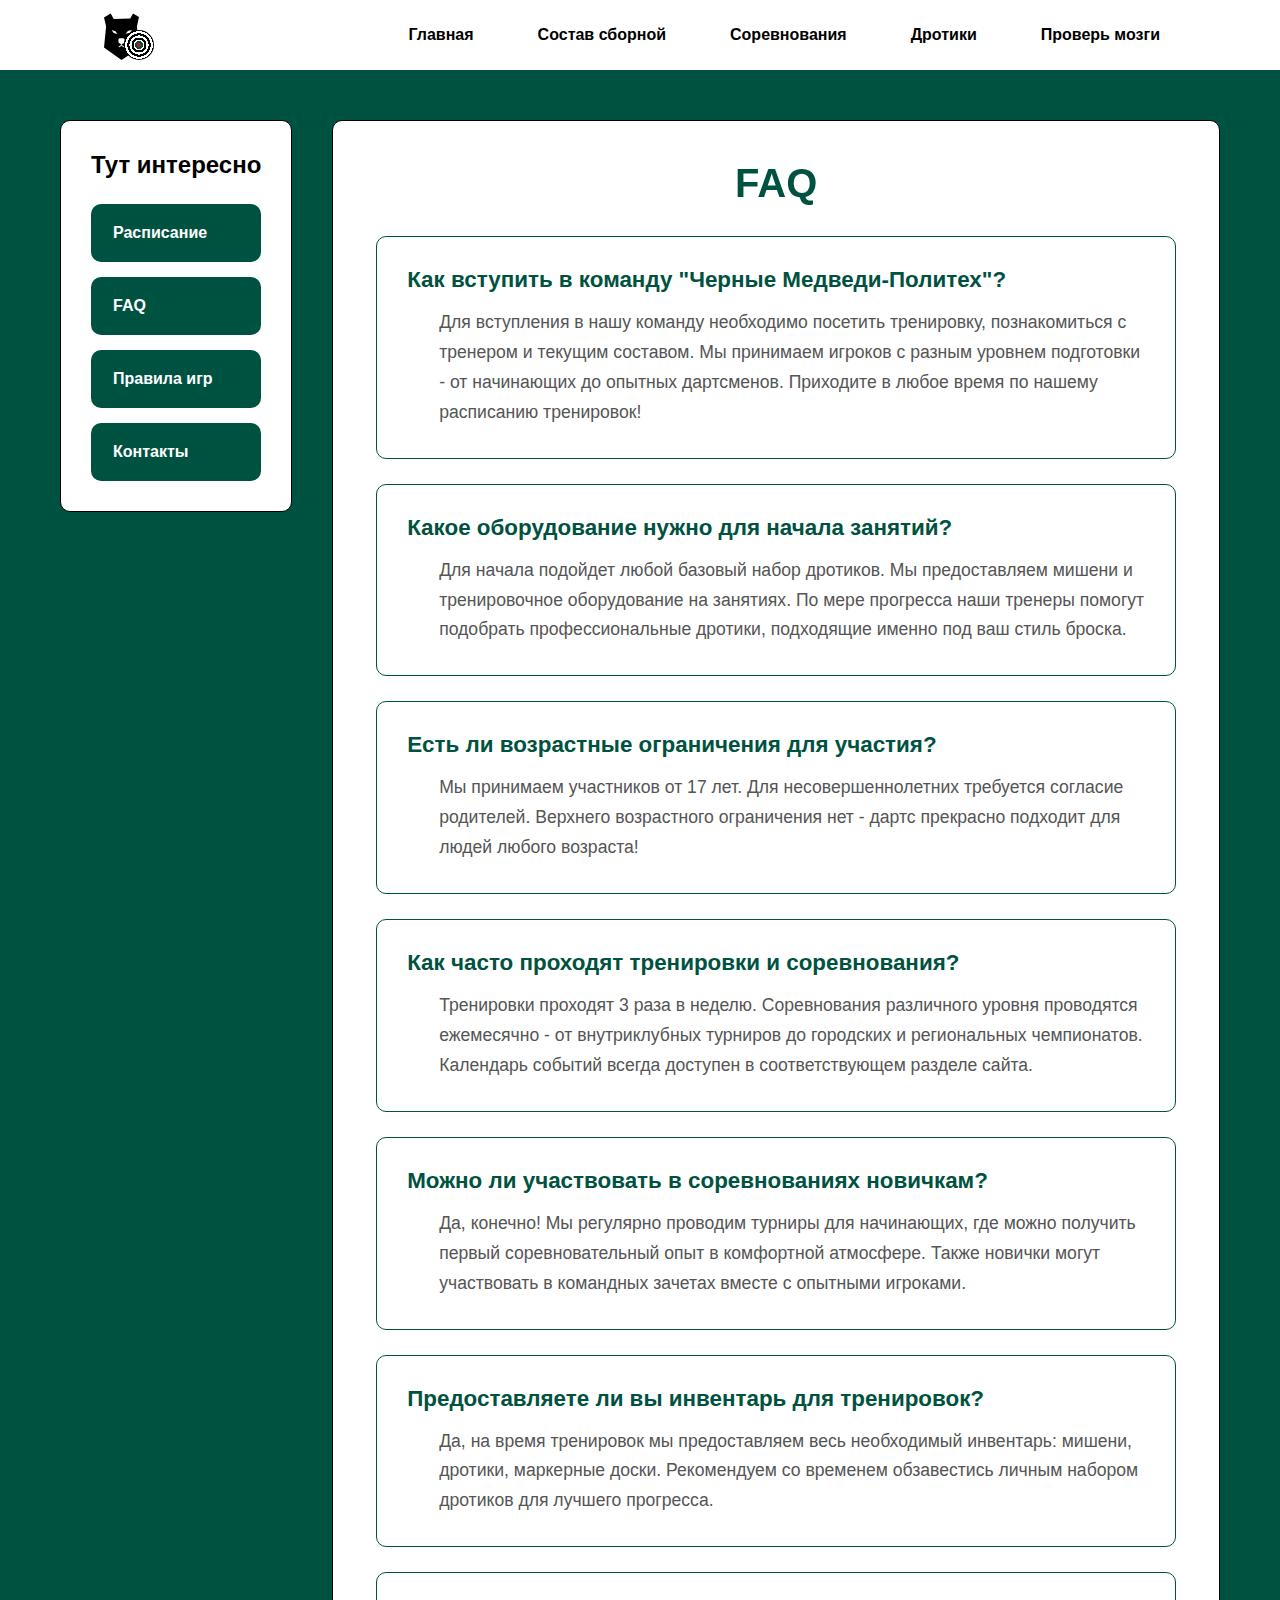
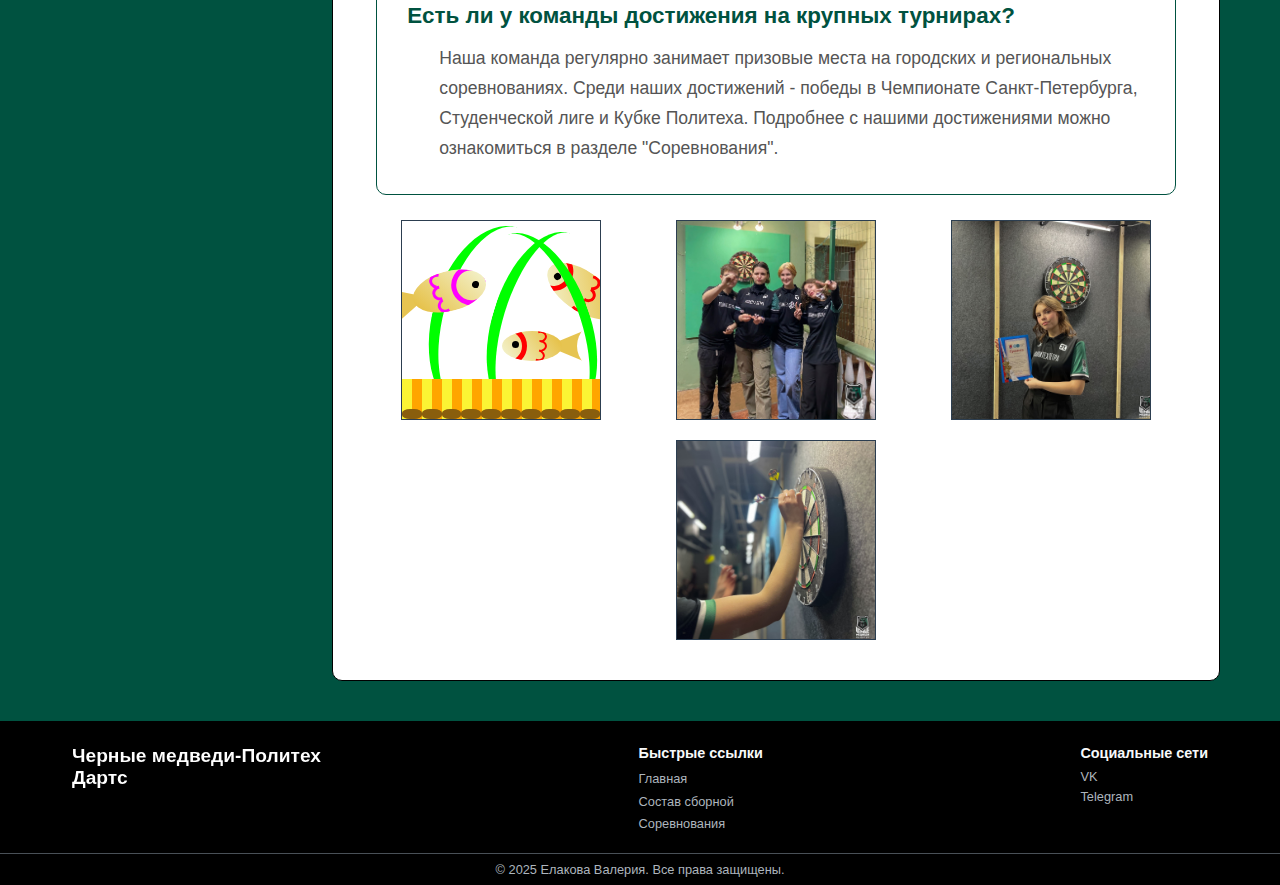
<file: verstka3kurs/faq.html>
<!DOCTYPE html>
<html lang="en">

<head>
    <meta charset="UTF-8">
    <meta name="viewport" content="width=device-width, initial-scale=1.0">
    <title>FAQ</title>
    <link rel="stylesheet" href="./styles/faq.css">
    <link rel="stylesheet" href="./styles/index.css">
    <link rel="stylesheet" href="./styles/header.css">
    <link rel="stylesheet" href="./styles/footer.css">
    <link rel="stylesheet" href="./styles/menu.css">
    <link rel="preconnect" href="https://fonts.googleapis.com">
    <link rel="preconnect" href="https://fonts.gstatic.com" crossorigin>
    <link href="https://fonts.googleapis.com/css2?family=Open+Sans:ital,wght@0,300..800;1,300..800&display=swap"
        rel="stylesheet">
</head>

<body>
    <div id="header"></div>

    <main class="main">
        <div class="container">

            <div id="menu"></div>

            <section class="content">
                <h1 class="title">FAQ</h1>

                <div class="faq-container">

                    <div class="faq-item">
                        <div class="faq-question">
                            Как вступить в команду "Черные Медведи-Политех"?
                        </div>
                        <div class="faq-answer">
                            <p>Для вступления в нашу команду необходимо посетить тренировку, познакомиться с тренером и
                                текущим составом. Мы принимаем игроков с разным уровнем подготовки - от начинающих до
                                опытных дартсменов. Приходите в любое время по нашему расписанию тренировок!</p>
                        </div>
                    </div>


                    <div class="faq-item">
                        <div class="faq-question">
                            Какое оборудование нужно для начала занятий?
                        </div>
                        <div class="faq-answer">
                            <p>Для начала подойдет любой базовый набор дротиков. Мы предоставляем мишени и тренировочное
                                оборудование на занятиях. По мере прогресса наши тренеры помогут подобрать
                                профессиональные дротики, подходящие именно под ваш стиль броска.</p>
                        </div>
                    </div>


                    <div class="faq-item">
                        <div class="faq-question">
                            Есть ли возрастные ограничения для участия?
                        </div>
                        <div class="faq-answer">
                            <p>Мы принимаем участников от 17 лет. Для несовершеннолетних требуется согласие родителей.
                                Верхнего возрастного ограничения нет - дартс прекрасно подходит для людей любого
                                возраста!</p>
                        </div>
                    </div>


                    <div class="faq-item">
                        <div class="faq-question">
                            Как часто проходят тренировки и соревнования?
                        </div>
                        <div class="faq-answer">
                            <p>Тренировки проходят 3 раза в неделю. Соревнования различного уровня проводятся ежемесячно
                                - от внутриклубных турниров до городских и региональных чемпионатов. Календарь событий
                                всегда доступен в соответствующем разделе сайта.</p>
                        </div>
                    </div>


                    <div class="faq-item">
                        <div class="faq-question">
                            Можно ли участвовать в соревнованиях новичкам?
                        </div>
                        <div class="faq-answer">
                            <p>Да, конечно! Мы регулярно проводим турниры для начинающих, где можно получить первый
                                соревновательный опыт в комфортной атмосфере. Также новички могут участвовать в
                                командных зачетах вместе с опытными игроками.</p>
                        </div>
                    </div>


                    <div class="faq-item">
                        <div class="faq-question">
                            Предоставляете ли вы инвентарь для тренировок?
                        </div>
                        <div class="faq-answer">
                            <p>Да, на время тренировок мы предоставляем весь необходимый инвентарь: мишени, дротики,
                                маркерные доски. Рекомендуем со временем обзавестись личным набором дротиков для лучшего
                                прогресса.</p>
                        </div>
                    </div>


                    <div class="faq-item">
                        <div class="faq-question">
                            Есть ли у команды достижения на крупных турнирах?
                        </div>
                        <div class="faq-answer">
                            <p>Наша команда регулярно занимает призовые места на городских и региональных соревнованиях.
                                Среди наших достижений - победы в Чемпионате Санкт-Петербурга, Студенческой лиге и Кубке
                                Политеха. Подробнее с нашими достижениями можно ознакомиться в разделе "Соревнования".
                            </p>
                        </div>
                    </div>
                </div>
                <div class="gallery">
                    <div class="painting-container">
                        <div class="aquarium">

                            <div class="leaf-1"></div>

                            <!-- Первая рыбка -->
                            <div class="fish fish-1">
                                <div class="body-wrapper">
                                    <div class="body"></div>
                                    <div class="pattern-1"></div>
                                    <div class="pattern-2-1"></div>
                                    <div class="pattern-2-2"></div>
                                    <div class="pattern-2-3"></div>
                                </div>
                                <div class="tail"></div>
                                <div class="eye"></div>
                            </div>

                            <div class="leaf-2"></div>

                            <!-- Вторая рыбка -->
                            <div class="fish fish-2">
                                <div class="body-wrapper">
                                    <div class="body"></div>
                                    <div class="pattern-1"></div>
                                    <div class="pattern-2-1"></div>
                                    <div class="pattern-2-2"></div>
                                    <div class="pattern-2-3"></div>
                                </div>
                                <div class="eye"></div>
                            </div>

                            <!-- Третья рыбка -->
                            <div class="fish fish-3">
                                <div class="body-wrapper">
                                    <div class="body"></div>
                                    <div class="pattern-1"></div>
                                    <div class="pattern-2-1"></div>
                                    <div class="pattern-2-2"></div>
                                    <div class="pattern-2-3"></div>
                                </div>
                                <div class="tail"></div>
                                <div class="eye"></div>
                            </div>

                            <div class="leaf-3"></div>

                            <div class="rocks">
                                <div class="rock"></div>
                                <div class="rock"></div>
                                <div class="rock"></div>
                                <div class="rock"></div>
                                <div class="rock"></div>
                                <div class="rock"></div>
                                <div class="rock"></div>
                                <div class="rock"></div>
                                <div class="rock"></div>
                                <div class="rock"></div>
                            </div>
                        </div>
                    </div>

                    <div class="painting-container">
                        <div class="insert-container">
                            <img src="./pics/insert_photo7.jpg" alt="Сборная" class="insert-image">
                        </div>
                    </div>

                    <div class="painting-container">
                        <div class="insert-container">
                            <img src="./pics/insert_photo5.jpg" alt="Сборная" class="insert-image">
                        </div>
                    </div>

                    <div class="painting-container">
                        <div class="insert-container">
                            <img src="./pics/insert_photo6.jpg" alt="Сборная" class="insert-image">
                        </div>
                    </div>
                </div>
            </section>

        </div>
    </main>
    <div id="footer"></div>

    <script src="./js/insert_components.js"></script>
    <script src="./js/hamburger.js"></script>
</body>

</html>
</file>
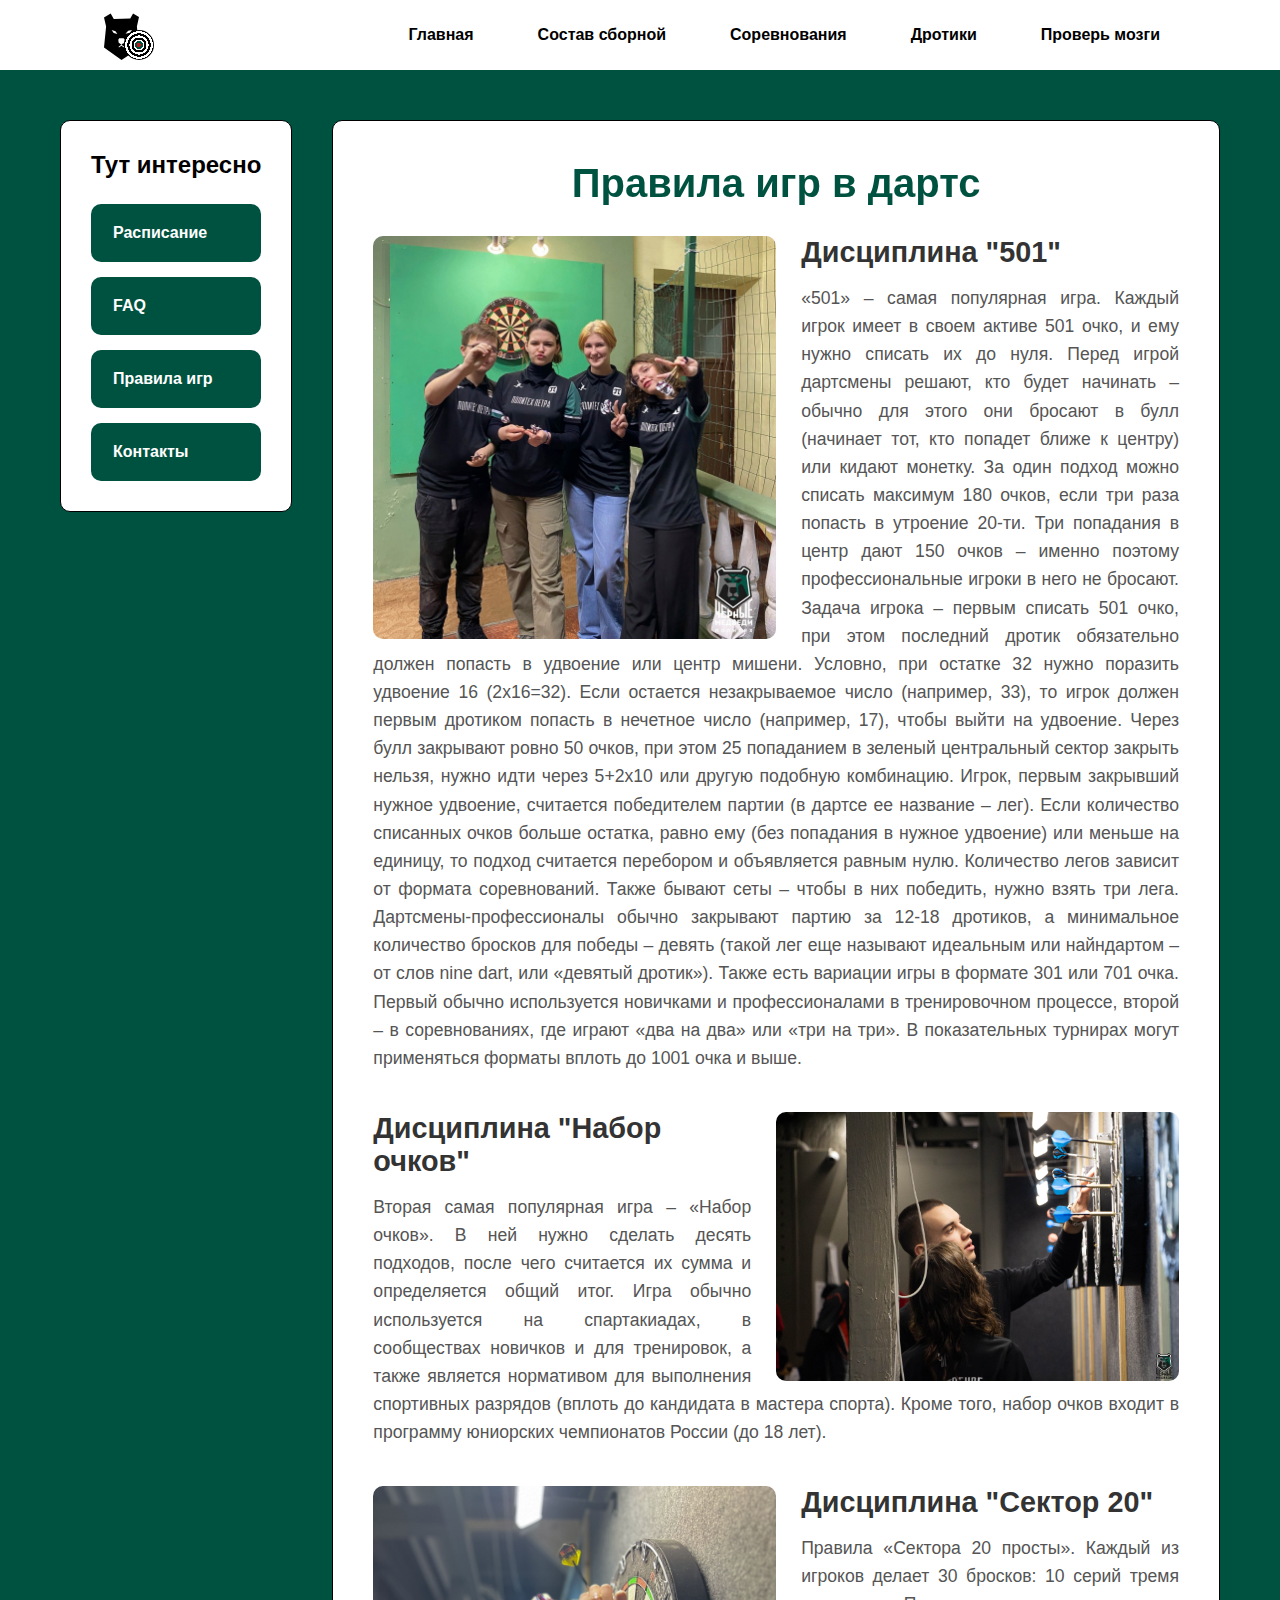
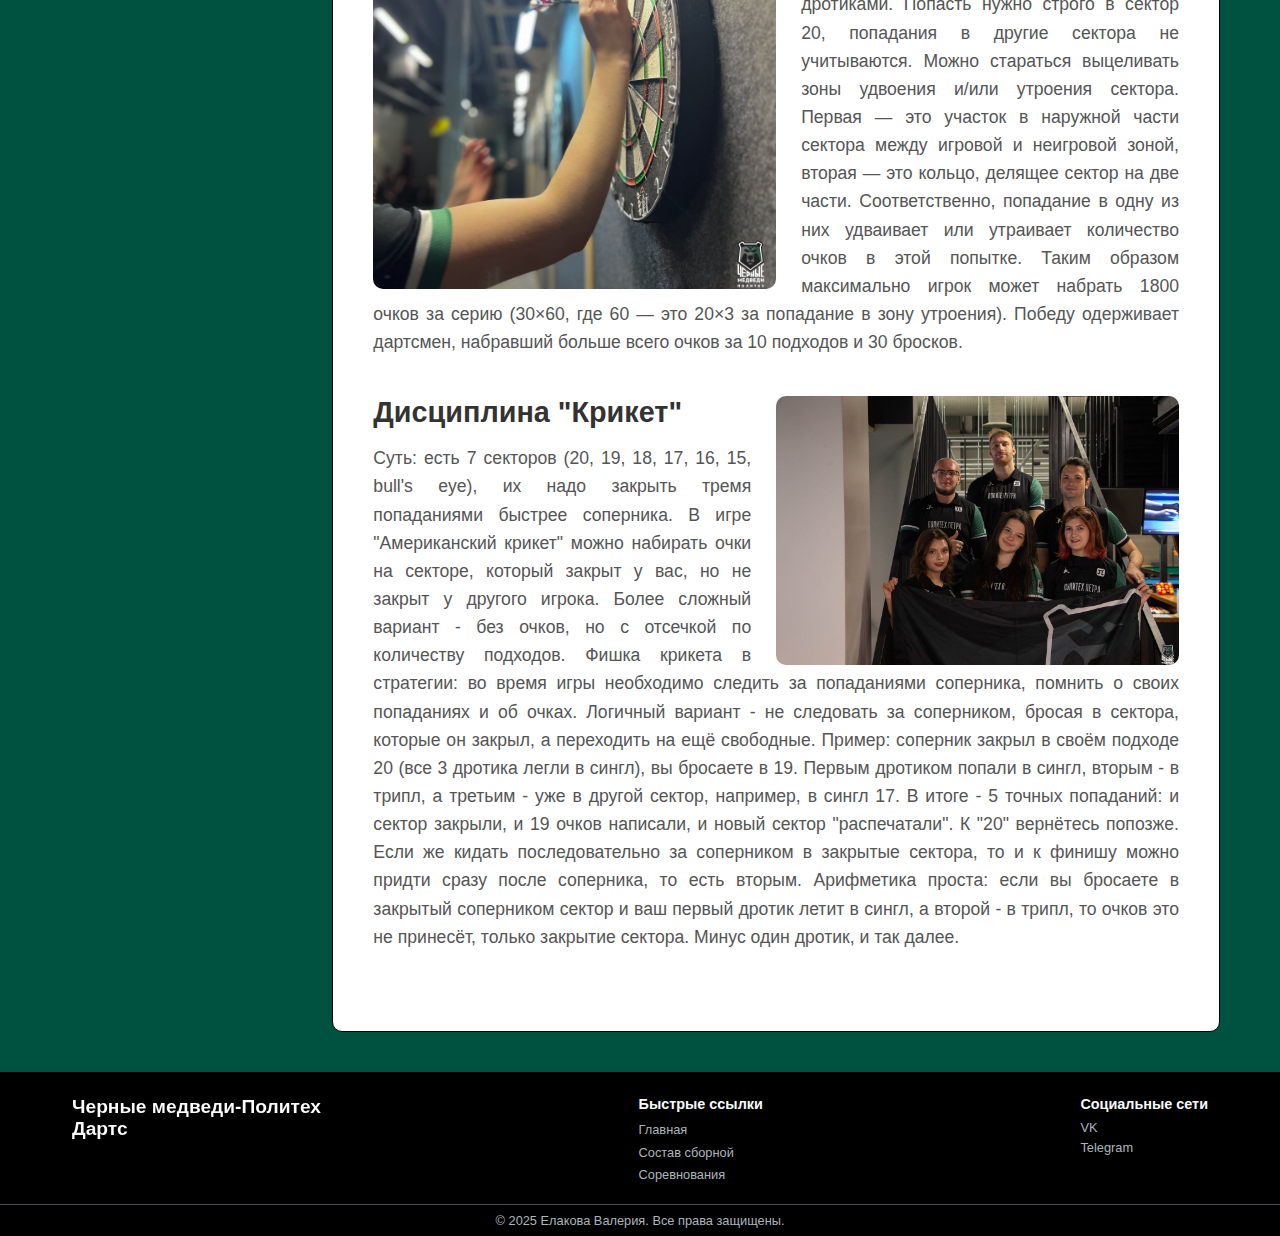
<file: verstka3kurs/rules.html>
<!DOCTYPE html>
<html lang="ru">

<head>
    <meta charset="UTF-8">
    <meta name="viewport" content="width=device-width, initial-scale=1.0">
    <title>Правила игр в дартс</title>
    <link rel="stylesheet" href="./styles/index.css">
    <link rel="stylesheet" href="./styles/menu.css">
    <link rel="stylesheet" href="./styles/header.css">
    <link rel="stylesheet" href="./styles/footer.css">
    <link rel="stylesheet" href="./styles/rules.css">
    <link rel="preconnect" href="https://fonts.googleapis.com">
    <link rel="preconnect" href="https://fonts.gstatic.com" crossorigin>
    <link href="https://fonts.googleapis.com/css2?family=Open+Sans:ital,wght@0,300..800;1,300..800&display=swap"
        rel="stylesheet">
</head>

<body>
    <div id="header"></div>
    <main class="main">
        <div class="container">
            <div id="menu"></div>
            <section class="content">
                <h1 class="title">Правила игр в дартс</h1>

                <div class="gallery-games">

                    <div class="gallery-card">
                        <div class="card-image">
                            <img src="./pics/insert_photo7.jpg" alt="Соревнования">
                        </div>
                        <div class="card-content">
                            <h2 class="card-title">Дисциплина "501"</h2>

                            <p class="card-description">
                                «501» – самая популярная игра. Каждый игрок имеет в своем активе 501 очко, и ему нужно
                                списать их до нуля.
                                Перед игрой дартсмены решают, кто будет начинать – обычно для этого они бросают в булл
                                (начинает тот, кто попадет ближе к центру) или кидают монетку.
                                За один подход можно списать максимум 180 очков, если три раза попасть в утроение 20-ти.
                                Три попадания в центр дают 150 очков – именно поэтому профессиональные игроки в него не
                                бросают.
                                Задача игрока – первым списать 501 очко, при этом последний дротик обязательно должен
                                попасть в удвоение или центр мишени.
                                Условно, при остатке 32 нужно поразить удвоение 16 (2x16=32). Если остается
                                незакрываемое число (например, 33),
                                то игрок должен первым дротиком попасть в нечетное число (например, 17), чтобы выйти на
                                удвоение. Через булл закрывают ровно 50 очков,
                                при этом 25 попаданием в зеленый центральный сектор закрыть нельзя, нужно идти через
                                5+2х10 или другую подобную комбинацию.

                                Игрок, первым закрывший нужное удвоение, считается победителем партии (в дартсе ее
                                название – лег).
                                Если количество списанных очков больше остатка, равно ему (без попадания в нужное
                                удвоение) или меньше на единицу,
                                то подход считается перебором и объявляется равным нулю.
                                Количество легов зависит от формата соревнований. Также бывают сеты – чтобы в них
                                победить, нужно взять три лега.
                                Дартсмены-профессионалы обычно закрывают партию за 12-18 дротиков, а минимальное
                                количество бросков для победы – девять
                                (такой лег еще называют идеальным или найндартом – от слов nine dart, или «девятый
                                дротик»).

                                Также есть вариации игры в формате 301 или 701 очка. Первый обычно используется
                                новичками и профессионалами в тренировочном процессе,
                                второй – в соревнованиях, где играют «два на два» или «три на три».
                                В показательных турнирах могут применяться форматы вплоть до 1001 очка и выше.
                            </p>

                        </div>
                    </div>

                    <div class="gallery-card">
                        <div class="card-image">
                            <img src="./pics/amount of points 2025.jpg" alt="Соревнования">
                        </div>
                        <div class="card-content">
                            <h2 class="card-title">Дисциплина "Набор очков"</h2>

                            <p class="card-description">
                                Вторая самая популярная игра – «Набор очков». В ней нужно сделать десять подходов, после
                                чего считается их сумма и определяется общий итог.
                                Игра обычно используется на спартакиадах, в сообществах новичков и для тренировок,
                                а также является нормативом для выполнения спортивных разрядов (вплоть до кандидата в
                                мастера спорта).
                                Кроме того, набор очков входит в программу юниорских чемпионатов России (до 18 лет).
                            </p>

                        </div>
                    </div>

                    <div class="gallery-card">
                        <div class="card-image">
                            <img src="./pics/insert_photo6.jpg" alt="Соревнования">
                        </div>
                        <div class="card-content">
                            <h2 class="card-title">Дисциплина "Сектор 20"</h2>

                            <p class="card-description">
                                Правила «Сектора 20 просты». Каждый из игроков делает 30 бросков: 10 серий тремя
                                дротиками. Попасть нужно строго в сектор 20, попадания в другие сектора не учитываются.
                                Можно стараться выцеливать зоны удвоения и/или утроения сектора. Первая — это участок в
                                наружной части сектора между игровой и неигровой зоной, вторая — это кольцо, делящее
                                сектор на две части. Соответственно, попадание в одну из них удваивает или утраивает
                                количество очков в этой попытке.
                                Таким образом максимально игрок может набрать 1800 очков за серию (30×60, где 60 — это
                                20×3 за попадание в зону утроения).
                                Победу одерживает дартсмен, набравший больше всего очков за 10 подходов и 30 бросков.
                            </p>

                        </div>
                    </div>

                    <div class="gallery-card">
                        <div class="card-image">
                            <img src="./pics/main_photo.jpg" alt="Соревнования">
                        </div>
                        <div class="card-content">
                            <h2 class="card-title">Дисциплина "Крикет"</h2>

                            <p class="card-description">
                                Суть: есть 7 секторов (20, 19, 18, 17, 16, 15, bull's eye), их надо закрыть тремя
                                попаданиями быстрее соперника. В игре "Американский крикет" можно набирать очки на
                                секторе, который закрыт у вас, но не закрыт у другого игрока. Более сложный вариант -
                                без очков, но с отсечкой по количеству подходов.
                                Фишка крикета в стратегии: во время игры необходимо следить за попаданиями соперника,
                                помнить о своих попаданиях и об очках.
                                Логичный вариант - не следовать за соперником, бросая в сектора, которые он закрыл, а
                                переходить на ещё свободные.

                                Пример: соперник закрыл в своём подходе 20 (все 3 дротика легли в сингл), вы бросаете в
                                19. Первым дротиком попали в сингл, вторым - в трипл, а третьим - уже в другой сектор,
                                например, в сингл 17. В итоге - 5 точных попаданий: и сектор закрыли, и 19 очков
                                написали, и новый сектор "распечатали". К "20" вернётесь попозже.

                                Если же кидать последовательно за соперником в закрытые сектора, то и к финишу можно
                                придти сразу после соперника, то есть вторым.
                                Арифметика проста: если вы бросаете в закрытый соперником сектор и ваш первый дротик
                                летит в сингл, а второй - в трипл, то очков это не принесёт, только закрытие сектора.
                                Минус один дротик, и так далее.

                            </p>
                        </div>
                    </div>
                </div>
            </section>
        </div>
    </main>
    <div id="footer"></div>
    <script src="./js/insert_components.js"></script>
    <script src="./js/hamburger.js"></script>
</body>

</html>
</file>
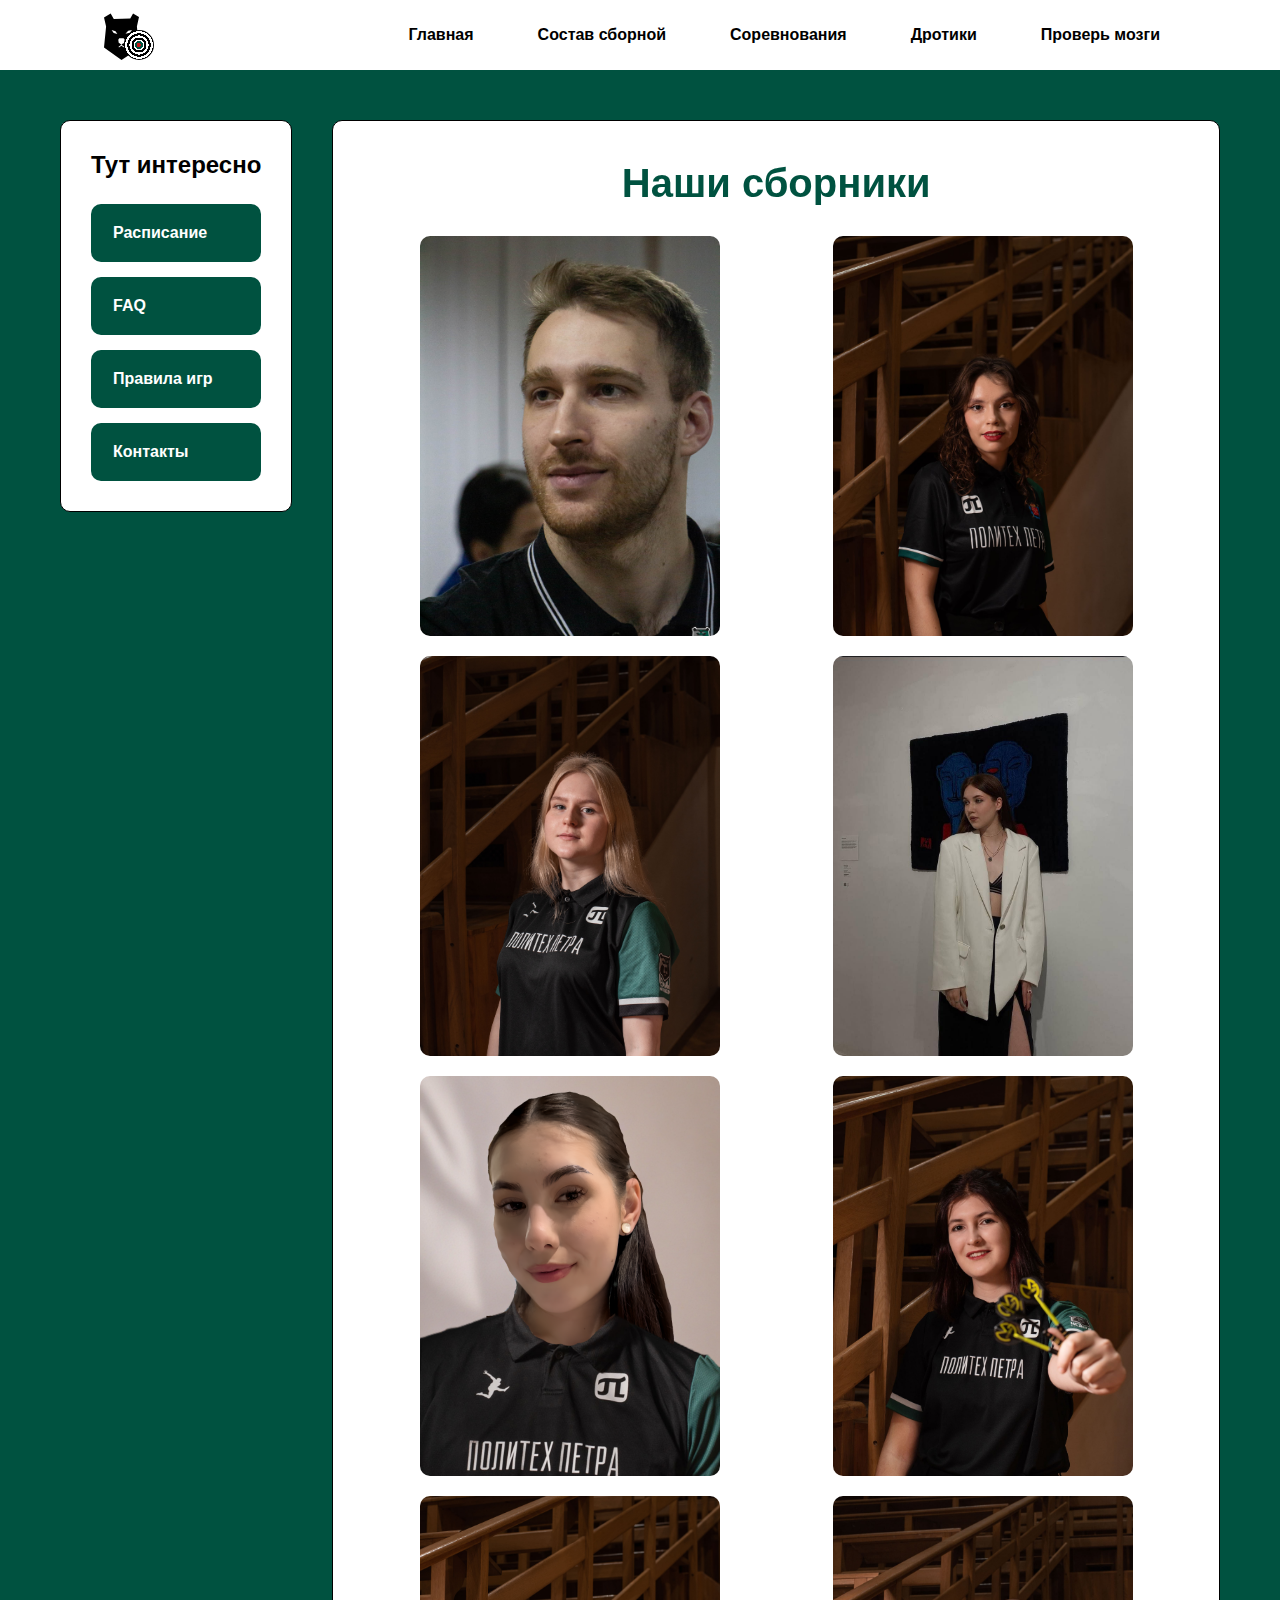
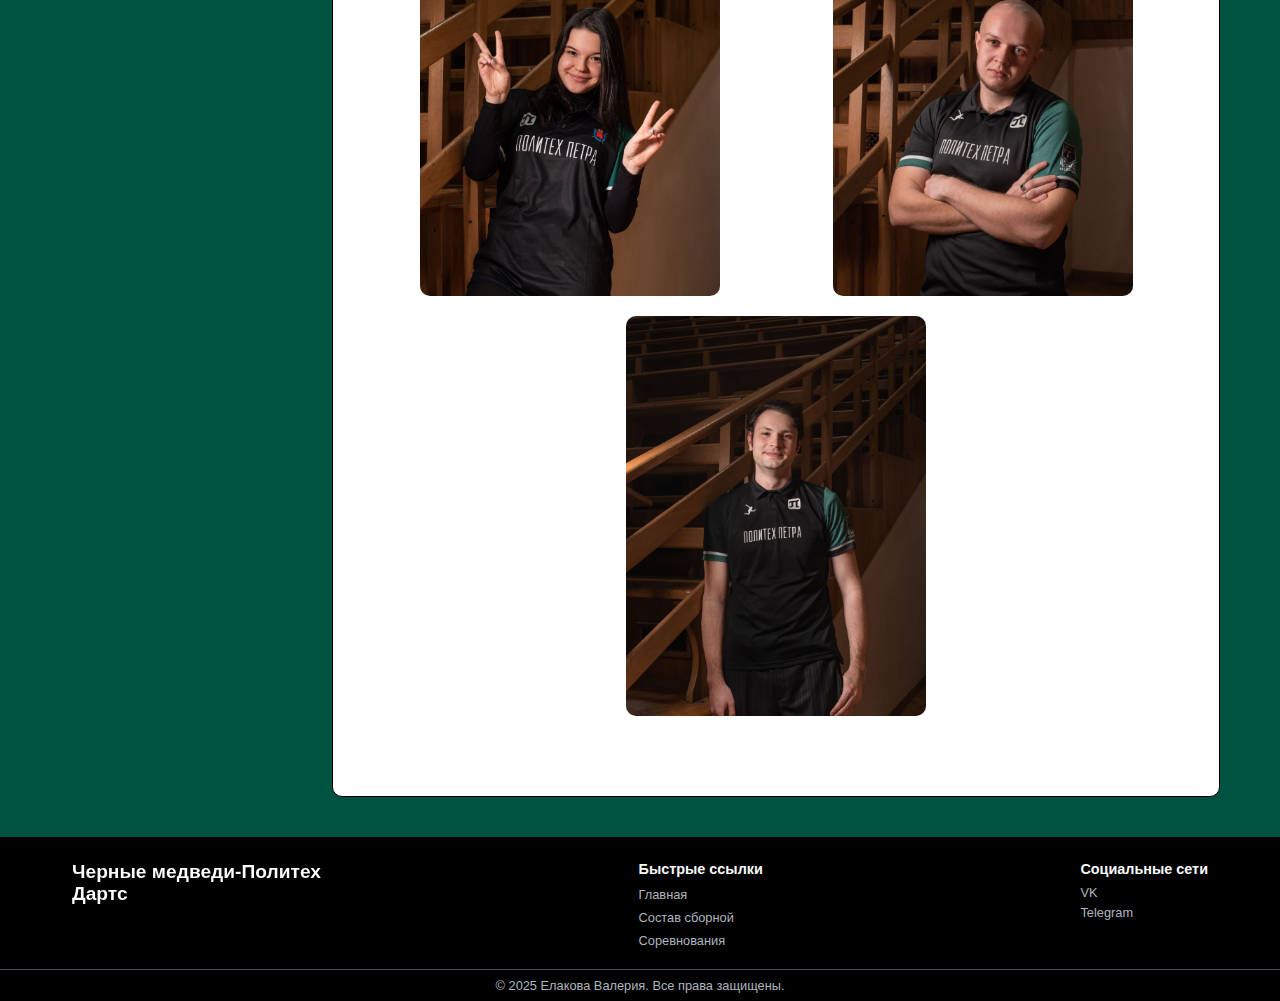
<file: verstka3kurs/team_structure.html>
<!DOCTYPE html>
<html lang="ru">

<head>
    <meta charset="UTF-8">
    <meta name="viewport" content="width=device-width, initial-scale=1.0">
    <title>Наша команда</title>
    <link rel="stylesheet" href="./styles/index.css">
    <link rel="stylesheet" href="./styles/menu.css">
    <link rel="stylesheet" href="./styles/header.css">
    <link rel="stylesheet" href="./styles/footer.css">
    <link rel="stylesheet" href="./styles/team_structure.css">
    <link rel="preconnect" href="https://fonts.googleapis.com">
    <link rel="preconnect" href="https://fonts.gstatic.com" crossorigin>
    <link href="https://fonts.googleapis.com/css2?family=Open+Sans:ital,wght@0,300..800;1,300..800&display=swap"
        rel="stylesheet">
</head>

<body>
    <div id="header"></div>

    <main class="main">
        <div class="container">
            <div id="menu"></div>

            <section class="content">

                <h1 class="title">Наши сборники</h1>

                <div class="gallery-flex">

                    <div class="gallery-item">
                        <img src="./pics/goscha.jpg" alt="Георгий Васюков" class="gallery-image">
                        <div class="image-caption">
                            <div class="caption-title">Георгий Васюков</div>
                            <div class="caption">Наставник всей сборной<br> Победитель и призер множества соревнований.
                                В дартсе почти 10 лет.
                                Победа — это миг. А вся подготовка — это месяцы и годы. И именно в этом пути ты закалял
                                характер, учился дисциплине, преодолевал себя. Этот опыт никуда не делся, он остался с
                                тобой.
                            </div>
                        </div>
                    </div>

                    <div class="gallery-item">
                        <img src="./pics/captain.jpg" alt="Капитан" class="gallery-image">
                        <div class="image-caption">
                            <div class="caption-title">Елакова Валерия</div>
                            <div class="caption">Капитан сборной<br>Забрала все вторые места в 2024-2025. В 2025
                                получила КМС в парах.
                                Она изучала теорию, смотрела турниры, разбирала технику чемпионов. Тренировки были ее
                                личным ритуалом, ее тайной войной с самой собой.
                            </div>
                        </div>
                    </div>

                    <div class="gallery-item">
                        <img src="./pics/stasya.jpg" alt="Станислава Филиппова" class="gallery-image">
                        <div class="image-caption">
                            <div class="caption-title">Станислава Филиппова</div>
                            <div class="caption">Получила КМС в парах с капитаном сборной на Чемпионате СПб 2025.
                                Она вцепилась в эту цель с тихим, но несгибаемым упрямством. Ее мир сузился до
                                стандартной дистанции в 2 метра 37 сантиметров.
                                Дома на стене появилась мишень, и вечерами монотонный стук дротиков стал ее личной
                                медитацией.
                                Ладонь запомнила правильный хват, плечо — нужную амплитуду, а глаза — прицел в
                                «яблочко».
                            </div>
                        </div>
                    </div>

                    <div class="gallery-item">
                        <img src="./pics/maria.jpg" alt="Мария Тенсина" class="gallery-image">
                        <div class="image-caption">
                            <div class="caption-title">Мария Тенсина</div>
                            <div class="caption">Победитель и участник множества турниров в юниорах. Занимаемся дартсем
                                с 7 лет. Был юниорский КМС.
                                Для всех остальных это была просто игра. Набор дротиков, мишень и правила. Для нее —
                                поле битвы, где противник был невидим.
                                Она сражалась не с соперницей по ту сторону доски, а с тишиной в собственной голове.
                                Это называлось «дартит». Проклятие точности. Необъяснимый, физический сбой, когда на
                                тренировках она клала три дротика в «яблочко» с завязанными глазами,
                                а на соревнованиях не могла попасть даже в «удвоение». Рука становилась чужой,
                                деревянной.
                            </div>
                        </div>
                    </div>

                    <div class="gallery-item">
                        <img src="./pics/dasha.png" alt="Дарья Богданова" class="gallery-image">
                        <div class="image-caption">
                            <div class="caption-title">Дарья Богданова</div>
                            <div class="caption">Новичок, который стремится завоевывать призовые
                                <br>Не было пьедестала или кубка. Но было нечто большее — уважение в глазах соперниц,
                                которые уже не улыбались, а кивали ей с серьезными лицами.
                                И самое главное — рожденное внутри стойкое, железное чувство: «Я могу».
                            </div>
                        </div>
                    </div>

                    <div class="gallery-item">
                        <img src="./pics/alekseeva.jpg" alt="Валерия Алексеева" class="gallery-image">
                        <div class="image-caption">
                            <div class="caption-title">Валерия Алексеева</div>
                            <div class="caption">Выпускник сборной<br>Заняла 3 место в 2024 году по дисциплине "Набор
                                очков"
                                Она так и не вошла в элиту. Не услышала рев толпы в свой адрес.
                                Не подняла над головой блестящий кубок. Были сотни часов тренировок, мозоли на пальцах,
                                разочарования от промахов и эйфория от точных попаданий.
                                Но где-то на полпути огонь внутри погас. Соревнования стали рутиной, а мишень — просто
                                мишенью, а не врагом или целью.</div>
                        </div>
                    </div>

                    <div class="gallery-item">
                        <img src="./pics/varvara.jpg" alt="Варвара Погорецкая" class="gallery-image">
                        <div class="image-caption">
                            <div class="caption-title">Варвара Погорецкая</div>
                            <div class="caption">Выпускник сборной
                                <br>Он не добился медали. Но он добился чего-то другого — уважения к самому себе,
                                понимания ценности процесса и железной воли,
                                которую не сломить одним провалом.
                                И, возможно, именно этот «неудачник», который не сдался и продолжил идти, в итоге станет
                                сильнее любого вундеркинда,
                                познавшего успех слишком рано.
                                Потому что он прошел через огонь сомнений и не сгорел. А это — самая большая победа,
                                которая только может быть.
                            </div>
                        </div>
                    </div>

                    <div class="gallery-item">
                        <img src="./pics/nikitin.jpg" alt="Андрей Никитин" class="gallery-image">
                        <div class="image-caption">
                            <div class="caption-title">Андрей Никитин</div>
                            <div class="caption">Выпускник сборной
                                <br> "Соревнования — это лотерея, где кроме тебя есть десятки других, кто трудился так
                                же, а может, и больше.
                                Кому-то просто лучше удался этот день. Кто-то оказался чуть сильнее, быстрее,
                                удачливее."
                            </div>
                        </div>
                    </div>

                    <div class="gallery-item">
                        <img src="./pics/belasch.jpg" alt="Андрей Белаш" class="gallery-image">
                        <div class="image-caption">
                            <div class="caption-title">Андрей Белаш</div>
                            <div class="caption">Выпускник сборной
                                <br>Он шел домой с одной лишь грамотой «за участие», которая казалась не наградой, а
                                констатацией факта: «ты был, но этого недостаточно».
                                Горько? Не то слово. Это была глухая, ноющая боль от осознания, что твоего максимума
                                миру оказалось мало.
                            </div>
                        </div>
                    </div>
                </div>
            </section>
        </div>
    </main>
    <div id="footer"></div>
    <script src="./js/insert_components.js"></script>
    <script src="./js/hamburger.js"></script>
</body>

</html>
</file>
<file: verstka3kurs/styles/index.css>
*{
    margin: 0;
    padding: 0;
    box-sizing: border-box;
}

html{
    height: 100%;
}

body{
    font-family: Roboto Slab, sans-serif;
    background: #005240;
    min-height: 100vh;
    display: flex;
    flex-direction: column;
}

.main {
    width: 100%;
    margin-top: 0;
    padding: 40px 0;
    margin-top: 80px;
    flex: 1; 
}

.container {
    max-width: 1200px;
    margin: 0 auto;
    padding: 0 20px;
    display: flex;
    gap: 40px;
}

.content {
    flex-direction: column;
    align-items: center;
    flex-wrap: wrap;
    background: #ffffff;
    border-radius: 10px;
    padding: 40px;
    flex: 1;
    border: 1px solid ;
}

.title {
    font-size: 2.5rem;
    color: #333;
    margin-bottom: 30px;
    text-align: center;
    background: #005240;
    -webkit-background-clip: text;
    -webkit-text-fill-color: transparent;
    background-clip: text;
}

.intro {
    font-size: 1.2rem;
    color: #555;
    margin-bottom: 40px;
    line-height: 1.6;
    text-align: justify; 
}

.image-container {
    text-align: center;
    margin-top: 30px;
}

.profile-image {
    object-fit: cover;
    object-position: center;
    width: 100%;
    max-width: 800px;
    height: auto;
    border-radius: 10px;
    box-shadow: 0 8px 32px rgba(0, 0, 0, 0.2);
    transition: transform 0.3s ease;
    display: block;
}

.profile-image:hover {
    transform: scale(1.05);
}

@media (max-width: 855px) {
    .container {
        flex-direction: column;
    }
    
    .main-menu {
        width: 100%;
        order: -1;
    }
}
</file>
<file: verstka3kurs/styles/menu.css>
/* Main Menu Styles */
.main-menu {
    background: #ffffff;
    border-radius: 10px;
    padding: 30px;
    border: 1px solid;
    position: sticky;
    top: 100px; 
    align-self: flex-start;
}

.menu-title {
    color: #000;
    font-size: 1.5rem;
    margin-bottom: 25px;
    text-align: center;
    font-weight: 600;
}

.menu-list {
    
    list-style: none;
    display: flex;
    flex-direction: column;
    gap: 15px;
}

.menu-item {
    margin: 0;
    
}

.menu-link {
    display: flex;
    align-items: center;
    gap: 15px;
    padding: 18px 20px;
    background: #005240;
    border-radius: 10px;
    text-decoration: none;
    color: #ffffff;
    font-weight: 600;
    transition: all 0.3s ease;
    border: 2px solid transparent;
}

.menu-link:hover {
    background: #168169;
}

.menu-link.coming-soon {
    background: linear-gradient(135deg, #95a5a6 0%, #7f8c8d 100%);
}

.menu-link.coming-soon:hover {
    background: linear-gradient(135deg, #7f8c8d 0%, #95a5a6 100%);
}
</file>
<file: verstka3kurs/styles/header.css>
.header {
    background: #ffffff;
    position: fixed;
    top: 0;
    width: 100%;
    z-index: 1000;
    height: 70px; 
}

.nav {
    display: flex;
    justify-content: space-between;
    align-items: center;
    padding: 1rem 5%;
    max-width: 1200px;
    margin: 0 auto;
    height: 100%;
}

.nav-menu {
    display: flex;
    list-style: none;
    gap: 2rem;
}

.logo{
    width: 50px;
    height: 50px;
    position: relative;
}

.bear{
    position: relative;
    background: #000;
    width: 70%;
    height: 100%;
    z-index: 1;
    clip-path: polygon(28% 18%, 19% 7%, 0 15%, 6% 33%, 0 75%, 50% 100%, 100% 77%, 94% 33%, 100% 14%, 83% 7%, 75% 17%);
}
/* Глаза через псевдоэлементы */
.bear::before,
.bear::after {
    content: '';
    position: absolute;
    background: #ffffff;
    width: 20%;
    height: 20%;
    top: 40%; /* регулируйте положение по вертикали*/ 
}

/* Левый глаз */
.bear::before {
    left: 20%;
    clip-path: polygon(9% 1%, 65% 12%, 90% 39%, 38% 29%);
}

/* Правый глаз */
.bear::after {
    right: 20%;
    clip-path: polygon(46% 7%, 100% 0%, 69% 28%, 7% 37%);
}

.bear .nose{
    position: absolute;
    width: 40%;
    height: 35%;
    top:45%;
    z-index: 2;
    left:30%;
    background:#ffffff;
    clip-path: polygon(65% 33%, 73% 41%, 68% 60%, 51% 67%, 52% 72%, 72% 82%, 68% 86%, 49% 75%, 32% 86%, 29% 82%, 46% 72%, 46% 67%, 30% 59%, 27% 41%, 34% 33%);
}

.target {
    width: 60%;
    height: 60%;
    top: 40%; /* Регулируйте по вертикали */
    right: 0;
    border-radius: 50%;
    z-index: 10;
    background: 
        radial-gradient(circle, 
            #bd1919 0%, #bd1919 10%,
            #005240 10%, #005240 20%,
            #ffffff 20%, #ffffff 25%,
            #000000 25%, #000000 35%,
            #ffffff 35%, #ffffff 45%,
            #000000 45%, #000000 55%,
            #ffffff 55%, #ffffff 65%,
            #000000 65%, #000000 100%
        );
    position: absolute;
}



.nav-link {
    text-decoration: none;
    color: #000000;
    font-weight: 600;
    transition: all 0.3s ease;
    padding: 0.5rem 1rem;
    border-radius: 25px;
}

.nav-link:hover,
.nav-link.active {
    background: #005240;
    color: #ffffff;
}

.hamburger {
    display: none;
    flex-direction: column;
    cursor: pointer;
}

.bar {
    display: block;
    width: 25px;
    height: 3px;
    background: #000000;
    margin: 3px 0;
    transition: 0.3s;
}

.hamburger.active .bar:nth-child(2) {
    opacity: 0;
}

.hamburger.active .bar:nth-child(1) {
    transform: translateY(8px) rotate(45deg);
}

.hamburger.active .bar:nth-child(3) {
    transform: translateY(-8px) rotate(-45deg);
}


@media (max-width: 850px) {
    
    .hamburger {
        display: flex;
    }
    
    .nav-menu {
        position: fixed;
        left: -100%;
        top: 70px;
        flex-direction: column;
        background: #ffffff;
        width: 100%;
        text-align: center;
        transition: 0.3s;
        padding: 2rem 0;
        gap: 1rem;
    }
    
    .nav-menu.active {
        left: 0;
    }
    
    .hamburger.active .bar:nth-child(2) {
        opacity: 0;
    }
    
    .hamburger.active .bar:nth-child(1) {
        transform: translateY(9px) rotate(45deg);
    }
    
    .hamburger.active .bar:nth-child(3) {
        transform: translateY(-8px) rotate(-45deg);
    }
    
    .nav {
        padding: 0.8rem 2rem;
    }
}
</file>
<file: verstka3kurs/styles/footer.css>
/* Footer Styles */
.footer {
    background:#000000;
    color: #ffffff;
    padding: 1.5rem 0 0.5rem; 
    flex-shrink: 0;
    bottom: 0;
    
}

.footer-content {
    max-width: 1200px;
    margin: 0 auto;
    padding: 0 2rem;
    display: flex;
    justify-content: space-between;
    gap: 1.5rem; 
}

.footer-section h3,
.footer-section h4 {
    margin-bottom: 0.5rem; 
}

.footer-title {
    font-size: 1.2rem; 
    background: #ffffff;
    -webkit-background-clip: text;
    -webkit-text-fill-color: transparent;
    background-clip: text;
}

.footer-subtitle {
    color: #f8f9fa;
    font-size: 0.9rem; 
}

.footer-text {
    font-size: 0.8rem; 
}

.footer-links {
    list-style: none;
}

.footer-links li {
    margin-bottom: 0.3rem; 
}

.footer-links a {
    color: #adb5bd;
    text-decoration: none;
    transition: color 0.3s ease;
    font-size: 0.8rem; 
}

.footer-links a:hover {
    color: #ffffff;
}

.social-links {
    display: flex;
    flex-direction: column;
    gap: 0.3rem; 
}

.social-link {
    color: #adb5bd;
    text-decoration: none;
    transition: color 0.3s ease;
    display: inline-block;
    font-size: 0.8rem; 
}

.social-link:hover {
    color: #ffffff;
}

.footer-bottom {
    border-top: 1px solid #495057;
    padding-top: 0.5rem; 
    text-align: center;
    margin-top: 16px;
}

.copyright {
    color: #adb5bd;
    font-size: 0.8rem; 
}

/* Responsive Footer */
@media (max-width: 850px) {
    .footer-content {
        display: flex;
        flex-direction: column;
        align-items: center;
        text-align: center;
        gap: 1rem;  
    }
    
    .footer {
        padding: 1rem 0 0.5rem; 
    }
}
</file>
<file: verstka3kurs/styles/calendar.css>
.gallery{
    display: flex;
    flex-direction: row;
    flex-wrap: wrap;
    gap: 20px;
    justify-content: space-evenly;
}

.insert-image {
    object-fit: cover;
    object-position: center;
    width: 100%;
    display: block;
}

.animation-container {
    margin: 0;
    flex: 0 0 auto; 
}

.flex-component {
    width: 200px;
    height: 200px;
    position: relative;
    align-items: center;
    display: flex;
    overflow: hidden;
    cursor: pointer;
}

/* Основное изображение */
.main-image {
    position: relative;
    width: 100%;
    height: 100%;
    object-fit: contain;
    z-index: 0;
    background-image: url('/verstka3kurs/pics/background.png');
    background-size: contain;
    background-repeat: no-repeat;
    background-position: center;
}

.main-image::before {
    content: 'Пора отдохнуть';
    position: absolute;
    right: 20%;
    top: 30%;
    width: 30%;
    height: 70%;
    z-index: 0;
    color: red;
    font-size: 12px;
    white-space: nowrap; /*Запрещает автоматический перенос текста */
    opacity: 0;
    transition: all 0.7s ease;
}

.main-image::after {
    content: '';
    position: absolute;
    right: 0;
    bottom: 0;
    width: 40%;
    height: 40%;
    z-index: 1;
    background-image: url('/verstka3kurs/pics/fox1.png');
    background-size: contain;
    background-repeat: no-repeat;
    background-position: center;
}

.main-image .cristmas_tree {
    position: absolute;
    left: 0;
    bottom: 10%;
    width: 60%;
    height: 60%;
    z-index: 1;
    background-image: url('/verstka3kurs/pics/elka2.png');
    background-size: contain;
    background-repeat: no-repeat;
    background-position: center;
}

.clouds {
    position: absolute;
    width: 100%;
    height: 100%;
    opacity: 0;
    z-index: 1;
}

.cloud {
    position: absolute;
    width: 50%;
    height: 20%;
    object-fit: contain;
}

.cloud1 {
    top: 5%;
    left:0;
}
.cloud2 {
    top: 10%;
    left: 50%;
}

@keyframes floatCloud {
    0% {
        transform: translateX(-100%);
        opacity: 0;    
    }
    10% {
        opacity: 0.5;
    }
    50% {
        opacity: 1;
    }
    90% {
        opacity: 0.5;
    }
    100% {
        transform: translateX(100%);
        opacity: 0;
    }
}

@keyframes shakeTree {
    0%, 100%, 50% {
        transform: rotate(0deg) scale(1);
    }
    25% {
        transform: rotate(2deg) scale(1.05);
    }
    75% {
        transform: rotate(-2deg) scale(1.05);
    }
}

@keyframes runAwayCurve {
    0% {
        opacity: 1;
        transform: translate(0, 0) scale(1);
    }
    14% {
        transform: translate(-30px, -10px) scale(0.95);
        opacity: 0.95;
    }
    42% {
        transform: translate(30px, -35px) scale(0.7);
        opacity: 0.8;
    }
    66% {
        transform: translate(-50px, -45px) scale(0.4);
        opacity: 0.5;
    }
    84% {
        transform: translate(30px, -55px) scale(0.25);
        opacity: 0.3;
    }
    100% {
        transform: translate(-30px, -75px) scale(0.1);
        opacity: 0;
    }
}

@keyframes shakeHorizontal {
    0%, 100% {
        transform: translateX(0);
    }
    25% {
        transform: translateX(-0.5px);
    }
    75% {
        transform: translateX(0.5px);
    }
}

.flex-component:hover .clouds {
    opacity: 1;
    animation: floatCloud 30s linear infinite;
}

.flex-component:active .clouds {
    opacity: 1;
    animation: none;
}

.main-image .cristmas_tree:hover {
    animation: shakeTree 1s linear infinite;
}

.main-image:hover::before {
    opacity: 1;
    z-index: 1;
}

.main-image:active::before {
    content: 'Отдохнули(';
    left: 20%;
    top: 25%;
    width: 30%;
    height: 70%;
    transform: rotate(-35deg);
    opacity: 1;
    z-index: 1;
}

.main-image:active::after {
    background-image: url('/verstka3kurs/pics/run_fox.png');
    z-index: 1;
    animation: runAwayCurve 15s ease-out forwards;
}

.flex-component:active {
    animation: shakeHorizontal 0.1s ease-in-out infinite;
}


.schedule-container {
    margin: 0 auto;
    display: flex;
    flex-direction: column;
    gap:25px;
}
 
.weekly-schedule {
    background: #ffffff;
    overflow: hidden;
    margin-bottom: 30px;
}

.days-flex {
    display: flex;
    flex-wrap: wrap;
    background: #ffffff;
    border:1px solid #005240;
    border-radius: 10px;
}

.day-column {
    flex: 1;
    min-width: 200px;
    background: #ffffff;
    padding: 20px 15px;
    min-height: 100px;
    border:1px solid #005240;
    border-radius: 10px;
}

.day-header {
    text-align: center;
    padding-bottom: 10px;
    border-bottom: 2px solid #f0f0f0;
}

.day-name {
    font-size: 1.1rem;
    font-weight: 700;
    color: #000000;
    margin-bottom: 5px;
}

.training-session {
    color: #000000;
    padding: 12px;
    border-radius: 10px;
}

.training-time {
    text-align: center;
    justify-content: center;
    height: 100%;
    display: flex;;
}

.training-time::before {
    content: "⏰";
    font-size: 1rem;
}

.day-off {
    display: flex;
    justify-content: center;
    color: #000000;
    text-align: center;
    padding: 12px;
    border-radius: 10px;
}

.day-off::before {
    content: "🎯";
    font-size: 1rem;
}

.training-info {
    background: #ffffff;
    border-radius: 10px;
    padding: 30px;
    margin-bottom: 40px;
}

.info-title {
    font-size: 2rem;
    color: #005240;
    margin-bottom: 25px;
    text-align: center;
    font-weight: 700;
}

.info-flex {
    display: flex;
    flex-wrap: wrap;
    gap: 25px;
    justify-content: center;
}

.info-card {
    flex: 1;
    min-width: 40vh;
    background: #ffffff;
    border-radius: 10px;
    padding: 25px;
    border: 0.1rem solid #005240;
}

.info-card h3 {
    font-size: 1.3rem;
    color: #005240;
    margin-bottom: 15px;
    display: flex;
    align-items: center;
    gap: 10px;
}

.info-card h3::before {
    font-size: 1.2rem;
}

.info-card.locations h3::before {
    content: "🏢";
}

.info-card.levels h3::before {
    content: "📊";
}

.info-card.equipment h3::before {
    content: "🎯";
}

.info-card.coaches h3::before {
    content: "👨‍🏫";
}

.info-list {
    list-style: none;
    padding: 0;
    margin: 0;
}

.info-item {
    padding: 8px 0;
    display: flex;
    align-items: center;
    gap: 8px;
}

.info-item:last-child {
    border-bottom: none;
}

.info-item::before {
    content: "✓";
    color: #005240;
    font-weight: bold;
}


@media (max-width: 768px) {
    .schedule-container {
        margin: 0 15px;
    }
    .day-column {
        flex: 1 1 100%;
        min-height: 160px;
        padding: 15px 10px;
    }
    
    .training-info {
        padding: 25px;
    }
    
    .info-card {
        flex: 1 1 100%;
        max-width: 100%;
    }
}

@media (max-width: 480px) {
    .training-info {
        padding: 20px;
    }
    
    .info-card {
        padding: 20px;
    }
    
    .day-name {
        font-size: 1rem;
    }
    
    .training-session {
        padding: 10px;
    }
}
</file>
<file: verstka3kurs/styles/competitions.css>
.gallery-section {
    padding: 40px 0;
}

.gallery-competitions {
    margin-bottom: 40px;
}

.gallery-card {
    background: white;
    border-radius: 10px;
    margin-bottom: 40px;
}

.card-image {
    float: left;
    width:50%;
    margin: 0 25px 0 0; /* Отступы: сверху, справа, снизу, слева */
    shape-outside: margin-box; /* Для плавного обтекания */
}

.gallery-card:nth-child(even) .card-image {
    float: right;
    margin: 0 0 0 25px; 
}

.card-image img {
    width: 100%;
    height: auto;
    border-radius: 10px;
    display: block;
}

.card-title {
    font-size: 1.8rem;
    font-weight: 700;
    color: #333;
    margin-bottom: 15px;
}

.card-meta {
    margin-bottom: 20px;
}

.meta-item {
    display: block;
    margin-bottom: 8px;
    font-size: 1rem;
    color: #666;
}

.card-description {
    font-size: 1.1rem;
    line-height: 1.6;
    color: #555;
    text-align: justify;
}

.card-result {
    display: inline-block;
    padding: 10px 20px;
    border-radius: 25px;
    font-weight: 600;
    margin-top: 15px;
    clear: both; /* Чтобы сбросить обтекание */
}

.result-gold {
    background: linear-gradient(135deg, #FFD700, #FFA500);
    color: #333;
}

.result-silver {
    background: linear-gradient(135deg, #d8d7d7, #A0A0A0);
    color: #333;
}

.result-bronze {
    background: linear-gradient(135deg, #fcdab8, #b15023);
    color: #ffffff;
}

.result-participation {
    background: #005240;
    color: #ffffff;
}

.result-icon {
    font-size: 1.2rem;
}

@media (max-width: 768px) {
    .card-image {
        width: 45%;
        margin: 0 20px 15px 0;
    }
    
    .gallery-card:nth-child(even) .card-image {
        margin: 0 0 15px 20px;
    }
}

@media (max-width: 600px) {
    .card-image {
        float: none;
        width: 100%;
        margin: 0 0 20px 0;
    }
    
    .gallery-card:nth-child(even) .card-image {
        float: none;
        margin: 0 0 20px 0;
    }
}
</file>
<file: verstka3kurs/styles/contacts.css>
.contacts-container {
    display: flex;
    flex-direction: column;
    gap:25px;
    max-width: 800px;
    margin: 0 auto;
}

.card {
    display: flex;
    background: #ffffff;
    border-radius: 10px;
    overflow: hidden;
    border: 0.1rem solid #005240;
    justify-content: flex-start;
}

.card-image {
    flex: 0 0 300px;
    position: relative;
    overflow: hidden;
}

.card-image img {
    display: block;
    width: 100%;
    height: 100%;
    object-fit: contain;
}

.card-content {
    flex: 1;
    padding: 2rem;
    display: flex;
    flex-direction: column;
    justify-content: center;
}

.card-title {
    font-size: 1.5rem;
    font-weight: 700;
    color: #005240;
    margin-bottom: 1rem;
}

.card-description, .contacts-href {
    color: #666;
    line-height: 1.6;
    margin-bottom: 15px;
    text-decoration: none;
}

.contacts-href:hover{
    text-decoration:underline;
    color: #005240;
}

.card-meta {
    display: flex;
    gap: 2rem;
    font-size: 0.9rem;
    color: #888;
}

.meta-item {
    display: flex;
    align-items: center;
    gap: 0.5rem;
}

.meta-item i {
    color: #005240;
}

/* Чередование сторон для карточек */
.card:nth-child(even) {
    flex-direction: row-reverse;
}

/* Адаптивность */
@media (max-width: 768px) {
    .card {
        flex-direction: column;
    }
    
    .card:nth-child(even) {
        flex-direction: column;
    }
    .card-content {
        padding: 1.5rem;
    }
}

@media (max-width: 480px) {
    .card-image {
        flex: 0 0 200px;
    }
    
    .card-content {
        padding: 1rem;
    }
    
    .card-title {
        font-size: 1.3rem;
    }
    
    .card-meta {
        flex-direction: column;
        gap: 0.5rem;
    }
}
</file>
<file: verstka3kurs/styles/equipment.css>
.equipment-container {
    display: flex;
    flex-direction: column;
    gap:25px;
    max-width: 800px;
    margin: 0 auto;
}

.card {
    background: #ffffff;
    border-radius: 10px;
    overflow: hidden;
    border: 0.1rem solid #005240;
    position: relative;
    display: block; 
}

.card-image {
    width: 100%; 
    position: relative;
}

.card-image img {
    width: 100%;
    height: auto;
    object-fit: contain; 
    display: block;
}

@media (max-width: 768px) {

    .card-image {
        flex: 0 0 250px;
    }
}

@media (max-width: 480px) {
    .card-image {
        flex: 0 0 200px;
    }

}
</file>
<file: verstka3kurs/styles/faq.css>
.gallery{
    display: flex;
    flex-direction: row;
    flex-wrap: wrap;
    gap: 20px;
    justify-content: space-evenly;
    width: 100%;
    margin-top: 25px;
}

.insert-image {
    object-fit: cover;
    object-position: center;
    width: 100%;
    display: block;
}

.painting-container {
    display: flex;
    flex-direction: column;
    align-items: center;
    width: 100%;
    margin: auto 0; /* Центрирует себя по вертикали */
    flex: 1; /* Занимает все оставшееся пространство */
}

.insert-container{
    position: relative;
    width: 200px;
    height: 200px;
    border: 1px solid #2c3e50;
    overflow: hidden;
}

/* Аквариум */
.aquarium {
    background: white;
    position: relative;
    width: 200px;
    height: 200px;
    border: 1px solid #2c3e50;
    overflow: hidden;
}

.leaf-1{
    position: absolute;
    left:30px;
    bottom: 0;
    border:none;
    width: 120px;
    height: 195px;
    border-radius: 50%;
    border-left: 11px solid lime;
    transform: rotate(15deg) ;
    z-index: 0;
}



.leaf-2{
    position: absolute;
    right:10px;
    bottom: 0;
    border:none;
    width: 100px;
    height: 190px;
    border-radius: 50%;
    border-right: 10px solid lime;
    transform: rotate(-20deg);
    z-index: 25;
}

.leaf-3{
    position: absolute;
    left:90px;
    bottom: 0;
    border:none;
    width: 100px;
    height: 190px;
    border-radius: 50%;
    border-left: 11px solid lime;
    transform: rotate(17deg) ;
    z-index: 0;
}

.rocks{
    z-index: 30;
    display: flex;
    position: absolute;
    bottom: 0px;
    left: 0;
    width: 100%;
    justify-content: center;
}

.rocks .rock{
    width: clamp(15px, 3vw, 25px);
    height: 10px;
    background: #895E0D;
    border-radius: 40%;
}

/* Общие стили для рыбок */
.fish {
    position: absolute;
}

.fish .body-wrapper{
    position: relative;
    z-index: 15;
}

/* Тело рыбки */
.fish .body {
    position: absolute;
    z-index: 20;
}

/* Хвост рыбки */
.fish .tail { 
    position: absolute;
    width: 0;
    height: 0;
    border-style: solid;
}

/* Глаз рыбки */
.fish .eye {
    border-radius: 50%;
    background: black;
    width: 7px;
    height: 7px;
    z-index: 30;
}

.fish .pattern-1{
    z-index: 40;
}

.fish .pattern-2-1{
    z-index: 40;
}

.fish .pattern-2-2{
    z-index: 40;
}

.fish .pattern-2-3{
    z-index: 40;
}

/* Первая рыбка */
.fish-1 {
    top: 50px;
    left:10px;
}

.fish-1 .body-wrapper{
    overflow: hidden;
    width: 75px;
    height: 40px;
    border-radius: 50%;
    transform: rotate(-15deg);
}

.fish-1 .body{
    width: 100%;
    height: 100%;
    background: linear-gradient(55deg, #E4BB38, #F4F5D5);
}

.fish-1 .eye{
    position: absolute;
    top: 10px;
    left: 60px;
    transform: rotate(15deg);
}

.fish-1 .pattern-1{
    position: absolute;
    top:0px;
    left: 40px;
    width: 40px;
    height: 40px;
    border-radius: 50%;
    background: transparent;
    border:5px solid  magenta;
}

.fish-1 .pattern-2-1{
    position: absolute;
    left: 20px;
    top:0px;
    width: 17px;
    height: 15px;
    border-radius: 50%; 
    border: 3px solid magenta;
    clip-path: inset(0 50% 0 0);
    transform: rotate(25deg);
}

.fish-1 .pattern-2-2{
    position: absolute;
    left:20px;
    top:12px;
    width: 17px;
    height: 15px;
    border: 3px solid magenta;
    border-radius: 50%;
    clip-path: inset(0 50% 0 0);
}

.fish-1 .pattern-2-3{
    position: absolute;
    left:22px;
    top:25px;
    width: 17px;
    height: 15px;
    border: 3px solid magenta;
    border-radius: 50%;
    clip-path: inset(0 50% 0 0);
    transform: rotate(-20deg);
}

.fish-1 .tail{
    left: -15px;
    top: 15px;
    border-width: 15px 0 15px 30px;
    border-color: transparent transparent transparent #E6C451;
    transform: rotate(-15deg);
    z-index: 10;
}

.fish-2 {
    top: 50px;
    left:140px;
}

.fish-2 .body-wrapper{
    position: absolute;
    width: 80px;
    height: 40px;
    border-radius: 50%;
    transform: rotate(35deg);
    overflow: hidden;
}

.fish-2 .body {
    width: 100%;
    height: 100%; 
    background: linear-gradient(45deg, #F4F5D5 , #E4BB38);
}

.fish-2 .pattern-1{
    position: absolute;
    top: 0px ;
    left: -15px;
    width: 40px;
    height: 40px;
    border-radius: 50%;
    background: transparent;
    border:5px solid  red;
}

.fish-2 .pattern-2-1{
    position: absolute;
    left: 35px;
    top:0px;
    width: 17px;
    height: 15px;
    border-radius: 50%; 
    border: 3px solid red;
    clip-path: inset(0 0 0 50%);
    transform: rotate(-25deg);
}

.fish-2 .pattern-2-2{
    position: absolute;
    left:38px;
    top:12px;
    width: 17px;
    height: 15px;
    border: 3px solid red;
    border-radius: 50%;
    clip-path: inset(0 0 0 50%);
}

.fish-2 .pattern-2-3{
    position: absolute;
    left:35px;
    top:25px;
    width: 17px;
    height: 15px;
    border: 3px solid red;
    border-radius: 50%;
    clip-path: inset(0 0 0 50%);
    transform: rotate(20deg);
}

.fish-2 .eye{
    position: absolute;
    top: 2px;
    left: 12px;
    transform: rotate(-35deg);
}

.fish-3 {
    top: 110px;
    left: 100px;
}

.fish-3 .body-wrapper{
    overflow: hidden;
    width: 60px;
    height: 30px;
    border-radius: 50%;
}

.fish-3 .body{
    width: 100%;
    height: 100%;
    background: linear-gradient(55deg, #F4F5D5, #E4BB38);
}

.fish-3 .pattern-1{
    position: absolute;
    top: -5px ;
    left: -15px;
    width: 40px;
    height: 40px;
    border-radius: 50%;
    background: transparent;
    border:5px solid  red;
}

.fish-3 .pattern-2-1{
    position: absolute;
    right: 15px;
    top: 0px;
    width: 15px;
    height: 12px;
    border-radius: 50%; 
    border: 2px solid red;
    clip-path: inset(0 0 0 50% );
    transform: rotate(-15deg);
}

.fish-3 .pattern-2-2{
    position: absolute;
    right: 15px;
    top:9px;
    width: 15px;
    height: 12px;
    border: 2px solid red;
    border-radius: 50%;
    clip-path: inset(0 0 0 50% );
}

.fish-3 .pattern-2-3{
    position: absolute;
    right: 17px;
    top: 18px;
    width: 15px;
    height: 12px;
    border: 2px solid red;
    border-radius: 50%;
    clip-path: inset(0 0 0 50% );
    transform: rotate(20deg);
}

.fish-3 .eye{
    position: absolute;
    top: 10px;
    left: 10px;
}

.fish-3 .tail{
    position: absolute;
    left: 45px;
    top: -10px;
    border-width: 25px 60px 25px 0;
    border-color: transparent  #E6C451 transparent transparent;
    z-index: 0;
}

.fish-3 .tail::after{
    position: absolute;
    content: "";
    top: -25px;
    left: 30px;
    width: 50px;
    height: 50px;
    background: white; 
    border-radius: 50%;
    z-index: 10;
}

.aquarium::before {
    z-index: 30;
    content: '';
    position: absolute;
    bottom: 0;
    left: 0;
    width: 100%;
    height: 40px;
    background: repeating-linear-gradient(
        90deg,
        #FBF434 0 10px,
        orange 10px 20px
    );
}
        
.faq-container {
    max-width: 800px;
    margin: 0 auto;
    display: flex;
    flex-direction: column;
    gap:25px;
}

.faq-item {
    background: #ffffff;
    border-radius: 10px;
    padding: 30px;
    overflow: hidden;
    border: 0.1rem solid #005240;
    transition: all 0.3s ease;
}

.faq-item:hover {
    box-shadow: 0 8px 25px rgba(0, 0, 0, 0.15);
    transform: translateY(-2px);
    border-color: #168169;
}

.faq-question {
    color: #005240;
    font-size: 1.4rem;
    font-weight: 700;
    margin-bottom: 15px;
    display: flex;
    align-items: flex-start;
    gap: 12px;
}


.faq-answer {
    font-size: 1.1rem;
    line-height: 1.7;
    color: #555;
    padding-left: 32px;
}

    @media (max-width: 768px) {
    .faq-title {
        font-size: 2rem;
    }
    
    .faq-item {
        padding: 25px;
    }
    
    .faq-question {
        font-size: 1.2rem;
    }
    
    .faq-answer {
        font-size: 1rem;
        padding-left: 28px;
    }
}

@media (max-width: 480px) {
    .faq-section {
        margin-top: 40px;
        padding: 20px 0;
    }
    
    .faq-title {
        font-size: 1.8rem;
        margin-bottom: 30px;
    }
    
    .faq-item {
        padding: 20px;
        border-radius: 12px;
    }
    
    .faq-question {
        font-size: 1.1rem;
        flex-direction: column;
        gap: 8px;
    }
    
    .faq-question::before {
        align-self: flex-start;
    }
    
    .faq-answer {
        padding-left: 0;
        font-size: 0.95rem;
    }
    
    .faq-container {
        gap: 20px;
    }
}

@media (max-width: 360px) {
    .faq-item {
        padding: 15px;
    }
    
    .faq-question {
        font-size: 1rem;
    }
    
    .faq-answer {
        font-size: 0.9rem;
    }
}
</file>
<file: verstka3kurs/styles/rules.css>
.gallery-section {
    padding: 40px 0;
}

.gallery-games {
    margin-bottom: 40px;
}

.gallery-card {
    background: #ffffff;
    border-radius: 10px;
    margin-bottom: 40px;
}

.card-image {
    float: left;
    width:50%;
    margin: 0 25px 0 0; /* Отступы: сверху, справа, снизу, слева */
    shape-outside: margin-box; /* Для плавного обтекания */
}

/* Для четных карточек - картинка справа */
.gallery-card:nth-child(even) .card-image {
    float: right;
    margin: 0 0 0 25px; 
}

.card-image img {
    width: 100%;
    height: auto;
    border-radius: 10px;
    display: block;
}

.card-title {
    font-size: 1.8rem;
    font-weight: 700;
    color: #333;
    margin-bottom: 15px;
}


.card-description {
    font-size: 1.1rem;
    line-height: 1.6;
    color: #555;
    text-align: justify;
}

@media (max-width: 768px) {
    .card-image {
        width: 45%;
        margin: 0 20px 15px 0;
    }
    
    .gallery-card:nth-child(even) .card-image {
        margin: 0 0 15px 20px;
    }
}

@media (max-width: 600px) {
    .card-image {
        float: none;
        width: 100%;
        margin: 0 0 20px 0;
    }
    
    .gallery-card:nth-child(even) .card-image {
        float: none;
        margin: 0 0 20px 0;
    }
}
</file>
<file: verstka3kurs/styles/team_structure.css>
/* FLEXBOX контейнер */
.gallery-flex {
    display: flex;
    flex-wrap: wrap;
    gap: 20px;
    justify-content: space-around;
    margin-bottom: 40px;
}

.gallery-item {
    flex: 1 1 300px; /* flex-grow, flex-shrink, flex-basis */
    max-width: 300px;
    max-height: 400px;
    position: relative;
    border-radius: 10px;
    overflow: hidden;
    transition: all 0.3s ease;
    aspect-ratio:3/4;
}

.gallery-item:hover {
    transform: translateY(-5px);
}

.gallery-image {
    width: 100%;
    height: 100%;
    object-fit: cover;
    transition: transform 0.3s ease;
}

.gallery-item:hover .gallery-image {
    transform: scale(1.05);
}

.image-caption {
    position: absolute;
    bottom: 0;
    left: 0;
    right: 0;
    color: white;
    background-color: rgba(0, 0, 0, 0.5);;
    padding: 20px 15px 15px;
    transform: translateY(100%);
    transition: transform 0.3s ease;
}

.gallery-item:hover .image-caption {
    transform: translateY(0);
}

.caption-title {
    font-size: 1.1rem;
    font-weight: 600;
    margin-bottom: 5px;
}

.caption {
    font-size: 0.9rem;
    opacity: 0.8;
}

/* Адаптивность для FLEXBOX */
@media (max-width: 768px) {
    .gallery-item {
        flex: 1 1 250px; 
    }
    
    .gallery-title {
        font-size: 2rem;
    }
}

@media (max-width: 480px) {
    .gallery-item {
        flex: 1 1 100%; 
        max-width: 100%;
    }
    
    .gallery-section {
        padding: 20px 0;
    }
}
</file>
